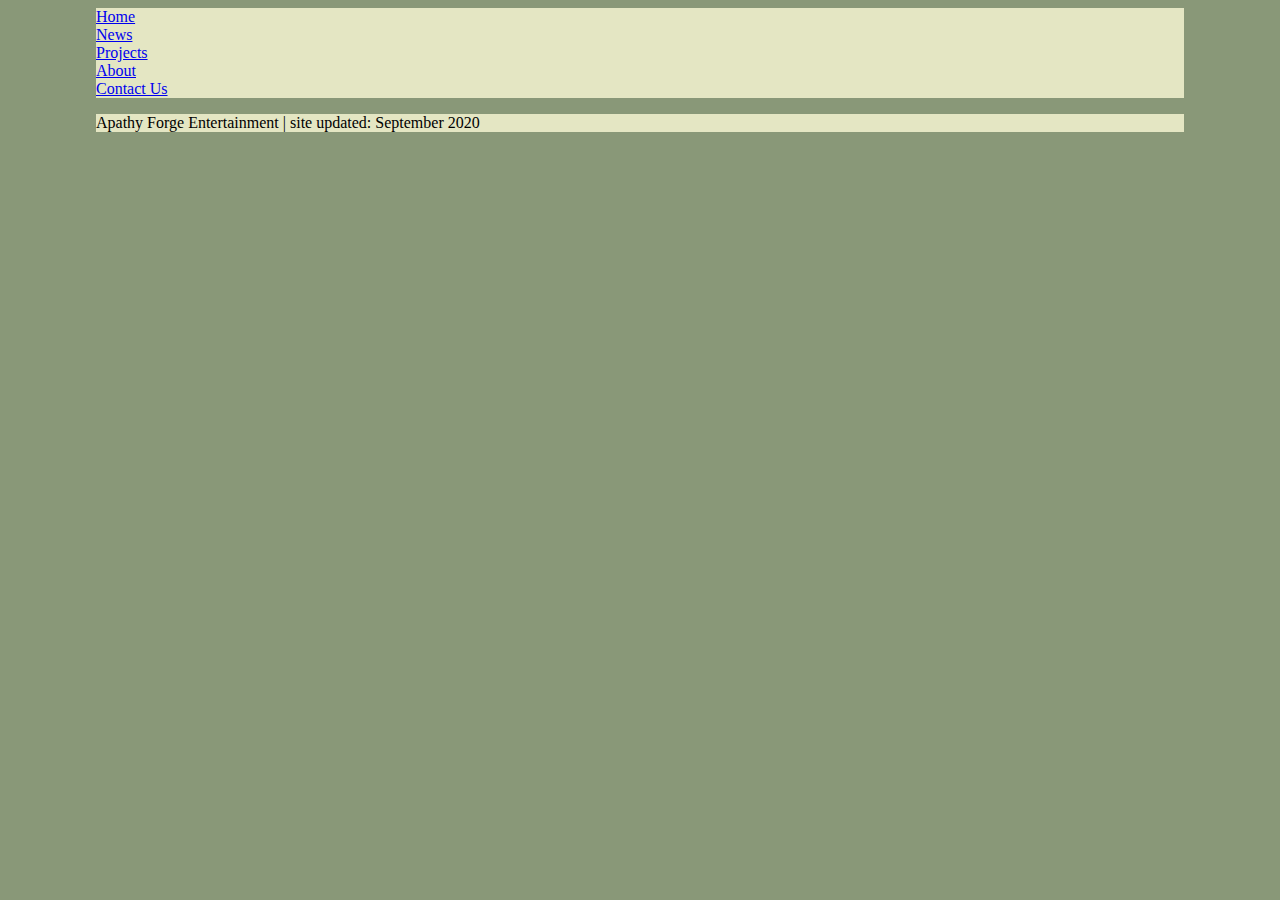
<file: index.html>
<!DOCTYPE html>
<!-- This is the main page of the site -->

<html>
    <head>
        <title>ApathyForge</title>
        <meta charset="utf-8"/>
        <link rel="stylesheet" href="resources/CSS/main.css"/>
        <!-- Scripts -->
        <script src="resources/Javascript/common.js"></script>
    </head>
    <body>
        <header id="header">
            <script>getHeader();</script>
        </header>
        <div id="content">
            
        </div>
        <footer id="footer">
            <script>getFooter();</script>
        </footer>
    </body>
</html>
</file>
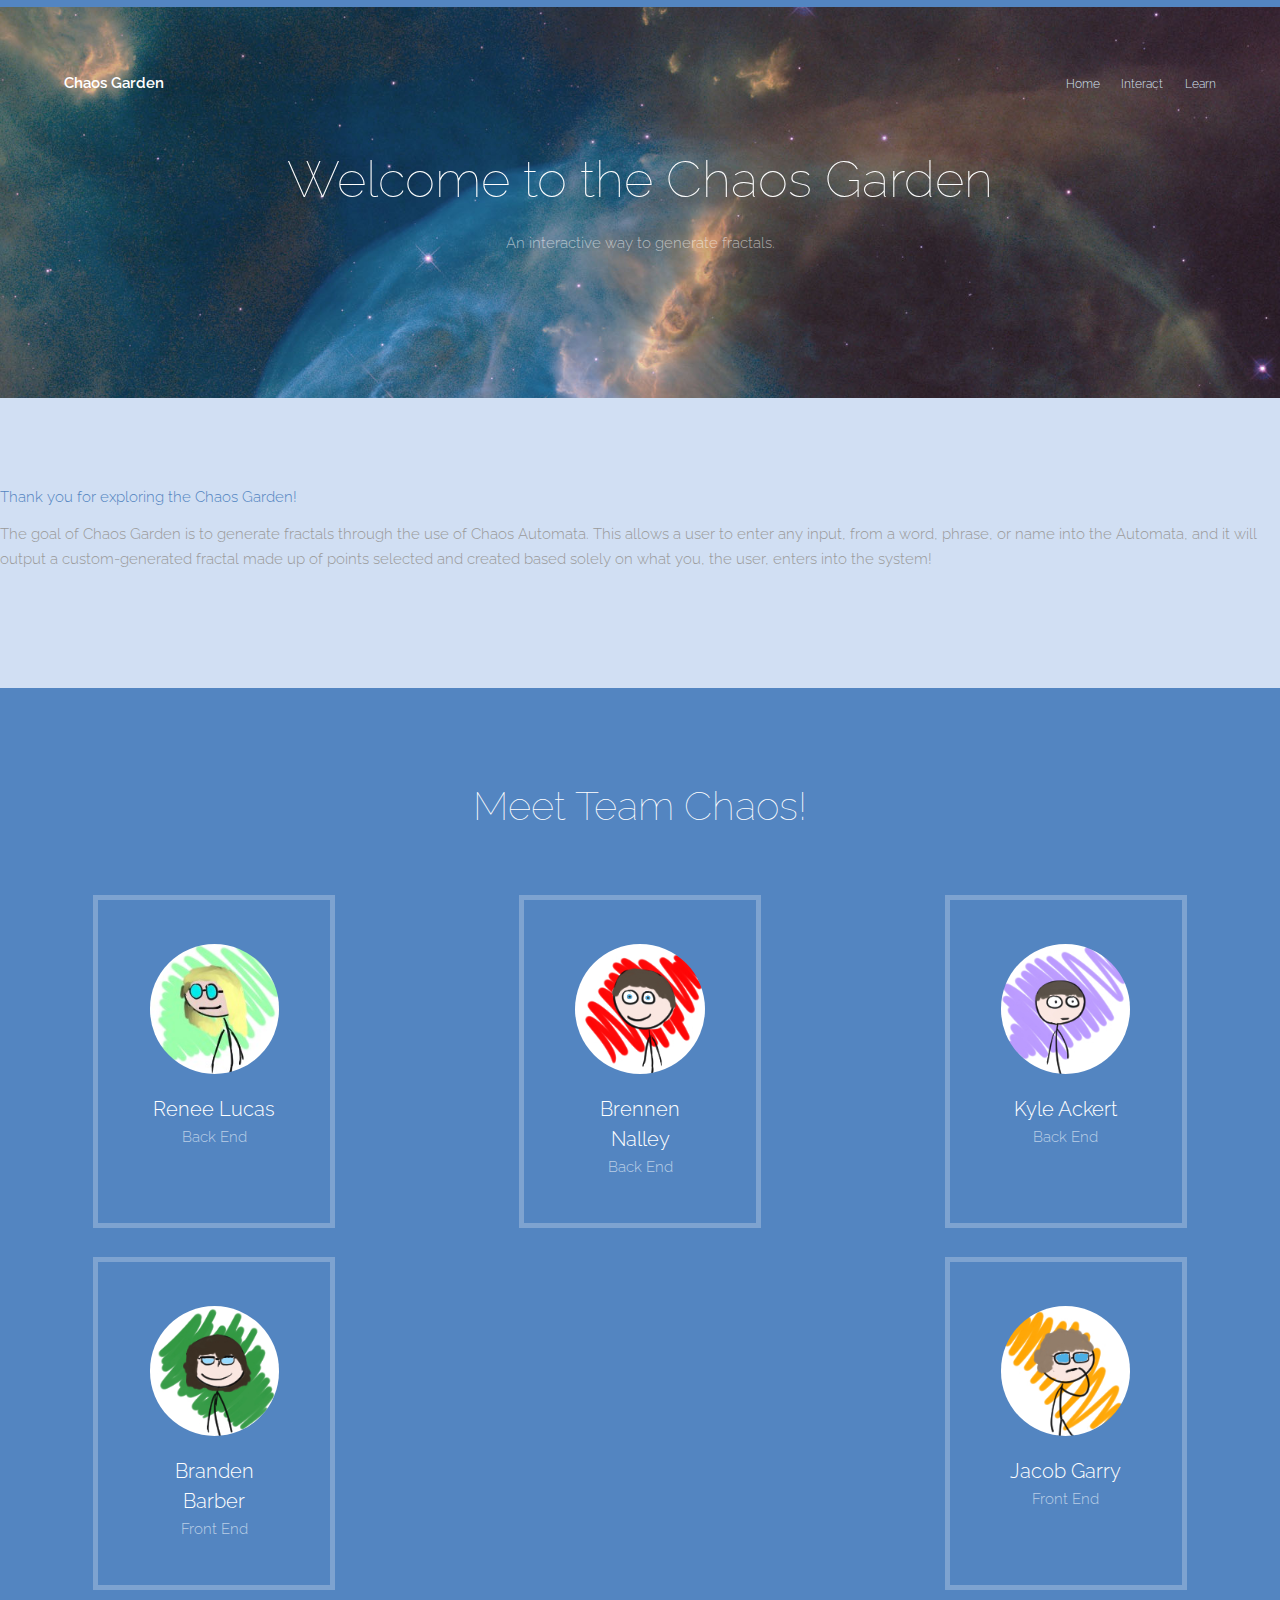
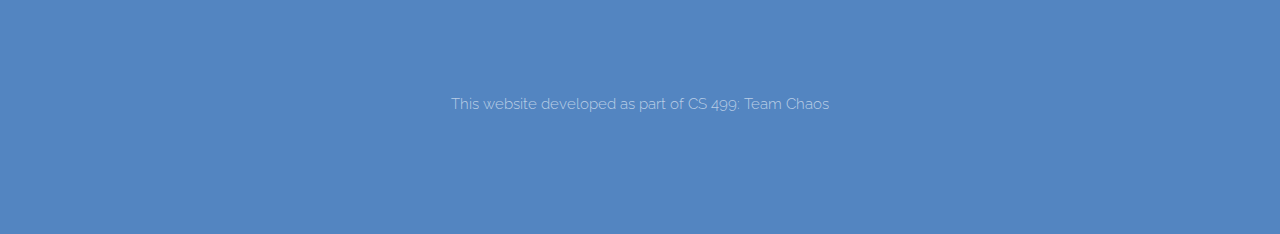
<file: chaos-garden/index.html>
<!DOCTYPE HTML>
<!--
	Theory by TEMPLATED
	templated.co @templatedco
	Released for free under the Creative Commons Attribution 3.0 license (templated.co/license)
-->
<html>
	<head>
		<title>Chaos Garden</title>
		<meta charset="utf-8" />
		<meta name="viewport" content="width=device-width, initial-scale=1" />
		<link rel="stylesheet" href="assets/css/main.css" />
		<!-- Scripts -->
		<script src="assets/js/jquery.min.js"></script>
		<script src="assets/js/skel.min.js"></script>
		<script src="assets/js/util.js"></script>
		<script src="assets/js/main.js"></script>
	</head>
	<body id="slimmer">

		<!-- Header -->
			<header id="header">
				<div class="inner">
					<a href="index.html" class="logo">Chaos Garden</a>
					<nav id="nav">
						<a href="index.html">Home</a>
						<a href="interact.html">Interact</a>
						<a href="learn.html">Learn</a>
					</nav>
				</div>
			</header>

		<!-- Banner -->
			<section id="banner">
				<h1>Welcome to the Chaos Garden</h1>
				<p>An interactive way to generate fractals.</p>
			</section>

		<!-- One -->
			<section id="about" class="wrapper">
				<h1>Thank you for exploring the Chaos Garden!</h1>
				<p>
					The goal of Chaos Garden is to generate fractals
					through the use of Chaos Automata. This allows
					a user to enter any input, from a word, phrase,
					or name into the Automata, and it will output a
					custom-generated fractal made up of points
					selected and created based solely on what you,
					the user, enters into the system!
				</p>
			</section>

		<!-- Two -->
			<section id="team" class="wrapper style1 special">
				<div class="inner">
					<header>
						<h2>Meet Team Chaos!</h2>
					</header>
					<div class="flex flex-4">
						<div class="box person">
							<div class="image round">
								<img src="images/rlucas.jpg" alt="Renee Lucas" />
							</div>
							<h3>Renee Lucas</h3>
							<p>Back End</p>
						</div>
						<div class="box person">
							<div class="image round">
								<img src="images/bnalley.jpg" alt="Brennen Nalley" />
							</div>
							<h3>Brennen Nalley</h3>
							<p>Back End</p>
						</div>
						<div class="box person">
							<div class="image round">
								<img src="images/kackert.jpg" alt="Kyle Ackert" />
							</div>
							<h3>Kyle Ackert</h3>
							<p>Back End</p>
						</div>
						<div class="box person">
							<div class="image round">
								<img src="images/bbarber.jpg" alt="Branden Barber" />
							</div>
							<h3>Branden Barber</h3>
							<p>Front End</p>
						</div>
						<div class="box person">
							<div class="image round">
								<img src="images/jgarry.jpg" alt="Jacob Garry" />
							</div>
							<h3>Jacob Garry</h3>
							<p>Front End</p>
						</div>
					</div>
				</div>

				<!-- Footer -->
				<br><br><br>
				<footer>
					<p>This website developed as part of CS 499: Team Chaos</p>
				</footer>

			</section>
	</body>
</html>
</file>
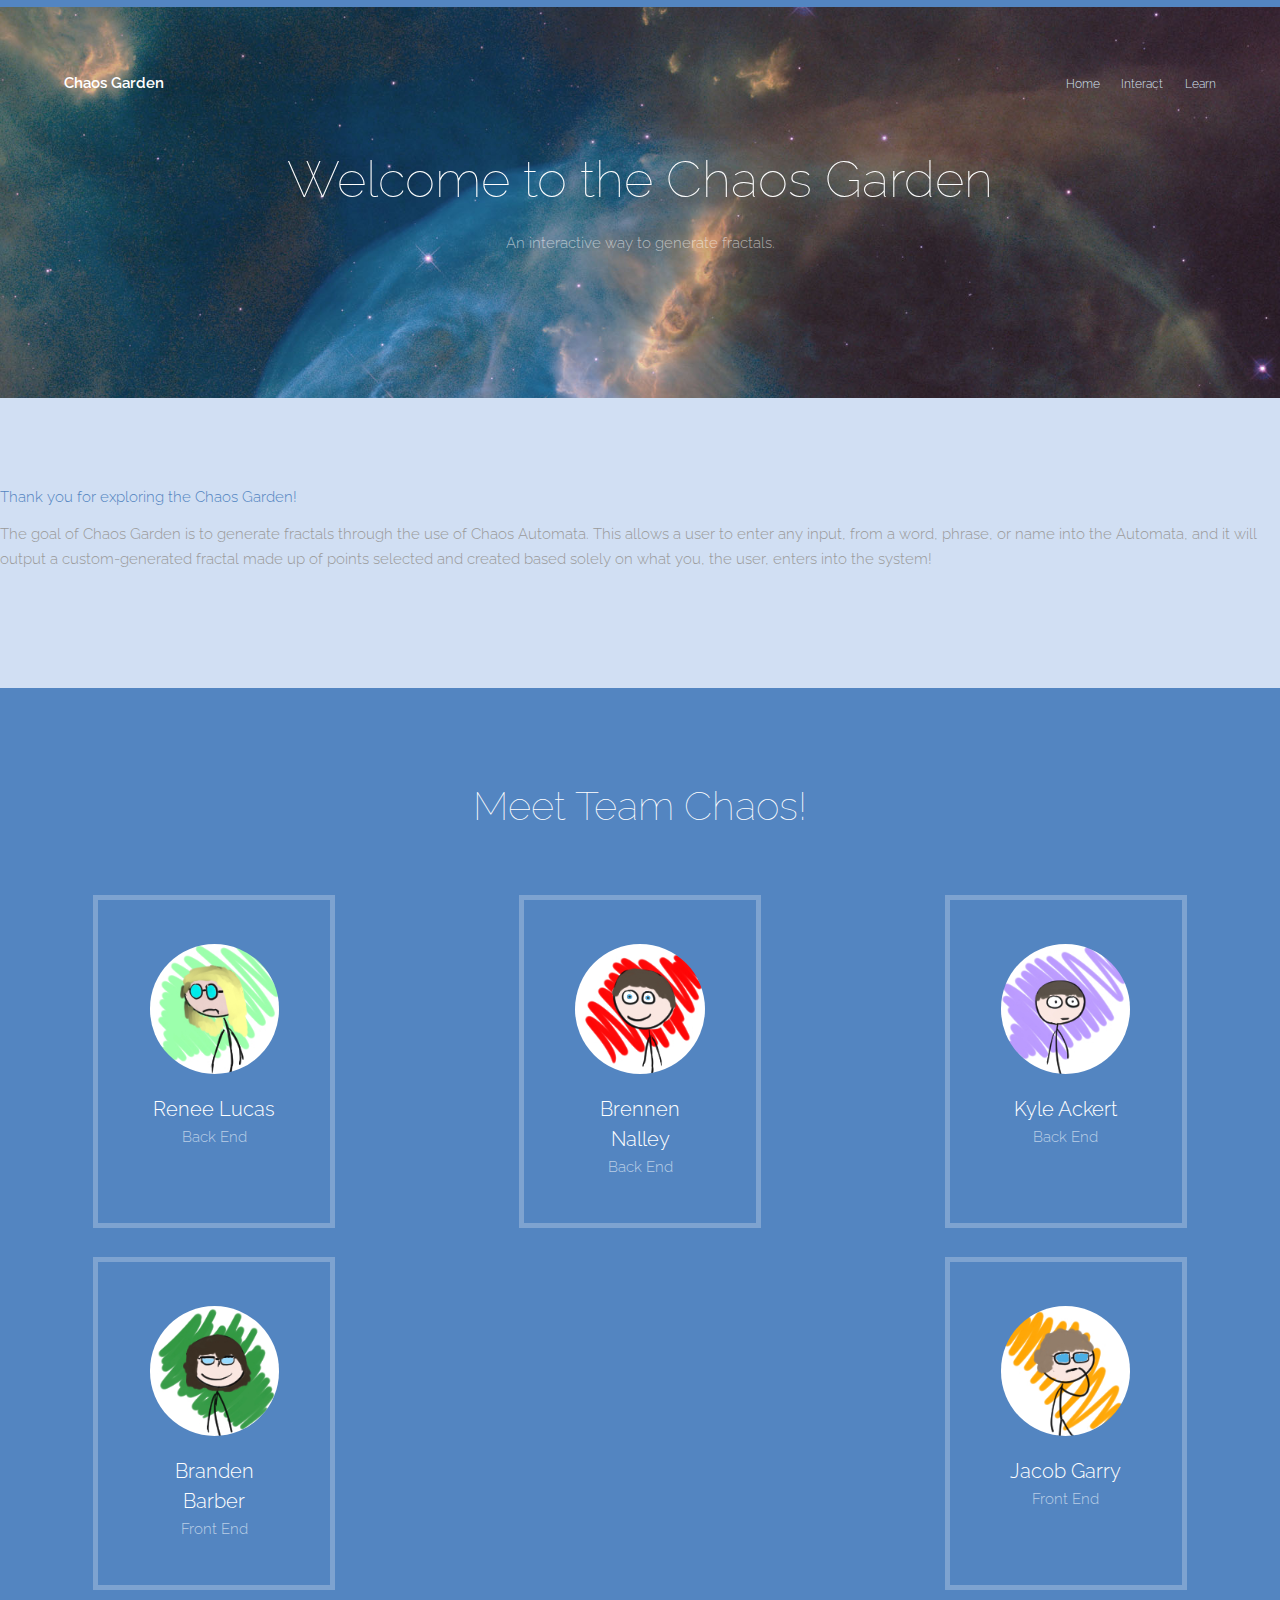
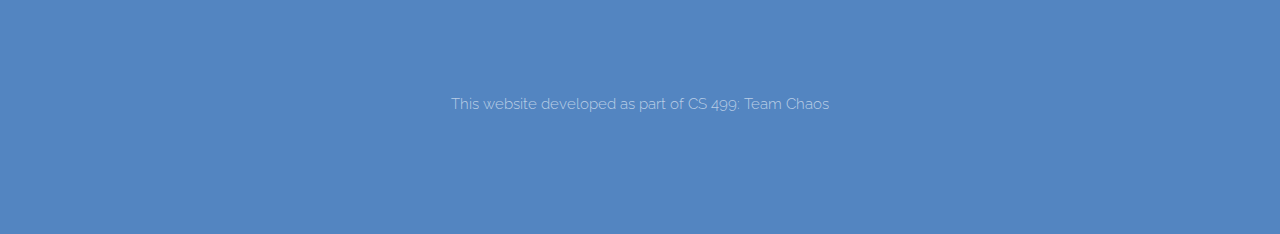
<file: Chaos_Garden/index.html>
<!DOCTYPE HTML>
<!--
	Theory by TEMPLATED
	templated.co @templatedco
	Released for free under the Creative Commons Attribution 3.0 license (templated.co/license)
-->
<html>
	<head>
		<title>Chaos Garden</title>
		<meta charset="utf-8" />
		<meta name="viewport" content="width=device-width, initial-scale=1" />
		<link rel="stylesheet" href="assets/css/main.css" />
		<!-- Scripts -->
		<script src="assets/js/jquery.min.js"></script>
		<script src="assets/js/skel.min.js"></script>
		<script src="assets/js/util.js"></script>
		<script src="assets/js/main.js"></script>
	</head>
	<body id="slimmer">

		<!-- Header -->
			<header id="header">
				<div class="inner">
					<a href="index.html" class="logo">Chaos Garden</a>
					<nav id="nav">
						<a href="index.html">Home</a>
						<a href="interact.html">Interact</a>
						<a href="learn.html">Learn</a>
					</nav>
				</div>
			</header>

		<!-- Banner -->
			<section id="banner">
				<h1>Welcome to the Chaos Garden</h1>
				<p>An interactive way to generate fractals.</p>
			</section>

		<!-- One -->
			<section id="about" class="wrapper">
				<h1>Thank you for exploring the Chaos Garden!</h1>
				<p>The goal of Chaos Garden is to generate fractals
					through the use of Chaos Automata. This allows
					a user to enter any input, from a word, phrase,
					or name into the Automata, and it will output a
					custom-generated fractal made up of points
					selected and created based solely on what you,
					the user, enters into the system!
				</p>
			</section>

		<!-- Two -->
			<section id="team" class="wrapper style1 special">
				<div class="inner">
					<header>
						<h2>Meet Team Chaos!</h2>
					</header>
					<div class="flex flex-4">
						<div class="box person">
							<div class="image round">
								<img src="images/rlucas.jpg" alt="Renee Lucas" />
							</div>
							<h3>Renee Lucas</h3>
							<p>Back End</p>
						</div>
						<div class="box person">
							<div class="image round">
								<img src="images/bnalley.jpg" alt="Brennen Nalley" />
							</div>
							<h3>Brennen Nalley</h3>
							<p>Back End</p>
						</div>
						<div class="box person">
							<div class="image round">
								<img src="images/kackert.jpg" alt="Kyle Ackert" />
							</div>
							<h3>Kyle Ackert</h3>
							<p>Back End</p>
						</div>
						<div class="box person">
							<div class="image round">
								<img src="images/bbarber.jpg" alt="Branden Barber" />
							</div>
							<h3>Branden Barber</h3>
							<p>Front End</p>
						</div>
						<div class="box person">
							<div class="image round">
								<img src="images/jgarry.jpg" alt="Jacob Garry" />
							</div>
							<h3>Jacob Garry</h3>
							<p>Front End</p>
						</div>
					</div>
				</div>

				<!-- Footer -->
				<br><br><br>
				<footer>
					<p>This website developed as part of CS 499: Team Chaos</p>
				</footer>

			</section>
	</body>
</html>
</file>
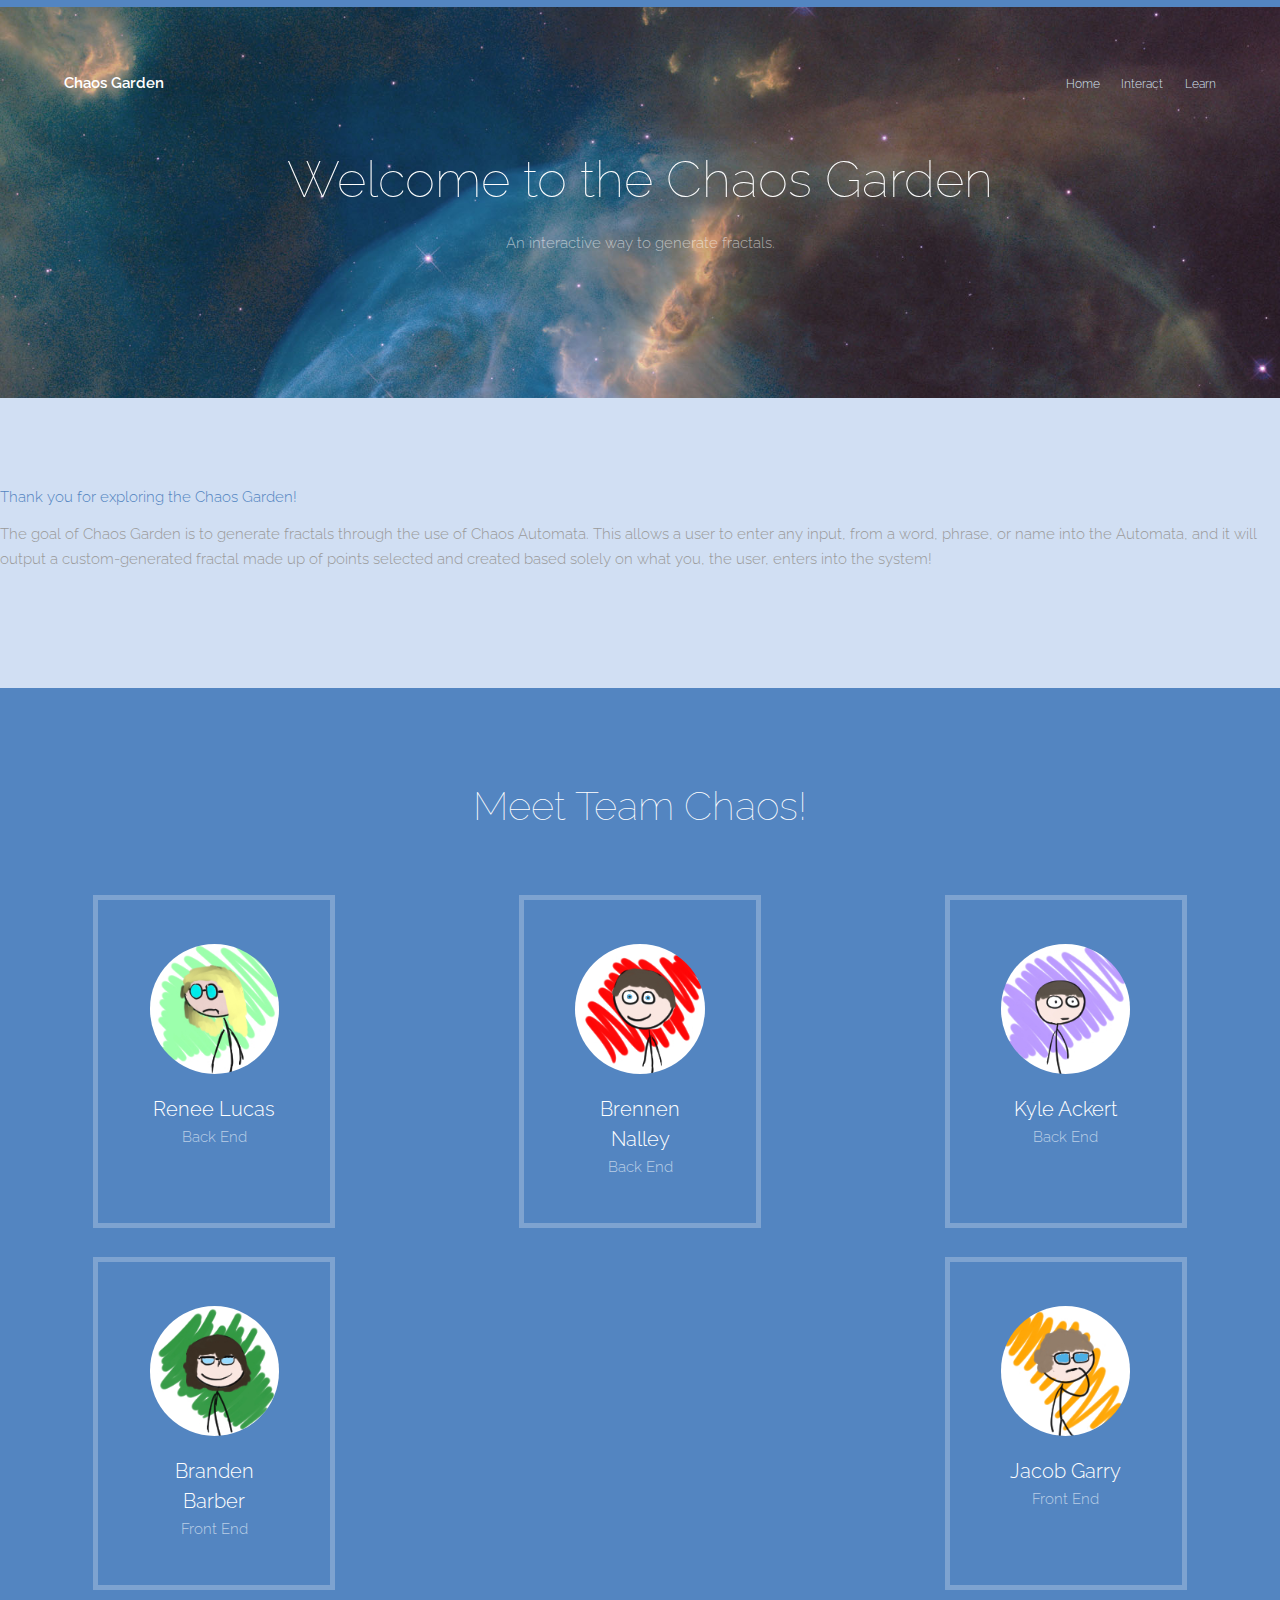
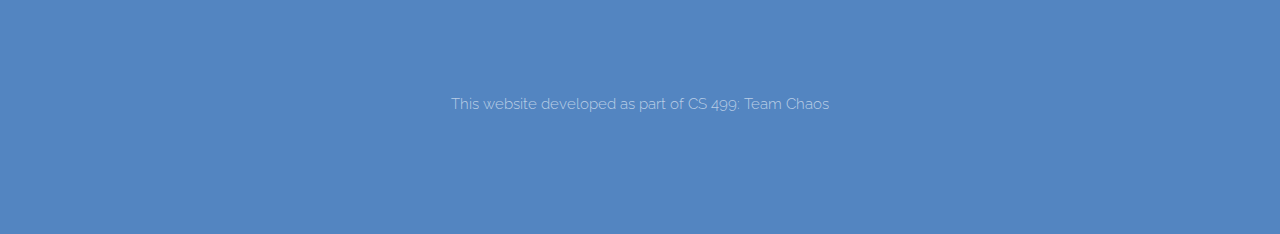
<file: projects/chaos-garden/index.html>
<!DOCTYPE HTML>
<!--
	Theory by TEMPLATED
	templated.co @templatedco
	Released for free under the Creative Commons Attribution 3.0 license (templated.co/license)
-->
<html>
	<head>
		<title>Chaos Garden</title>
		<meta charset="utf-8" />
		<meta name="viewport" content="width=device-width, initial-scale=1" />
		<link rel="stylesheet" href="assets/css/main.css" />
		<!-- Scripts -->
		<script src="assets/js/jquery.min.js"></script>
		<script src="assets/js/skel.min.js"></script>
		<script src="assets/js/util.js"></script>
		<script src="assets/js/main.js"></script>
	</head>
	<body id="slimmer">

		<!-- Header -->
			<header id="header">
				<div class="inner">
					<a href="index.html" class="logo">Chaos Garden</a>
					<nav id="nav">
						<a href="index.html">Home</a>
						<a href="interact.html">Interact</a>
						<a href="learn.html">Learn</a>
					</nav>
				</div>
			</header>

		<!-- Banner -->
			<section id="banner">
				<h1>Welcome to the Chaos Garden</h1>
				<p>An interactive way to generate fractals.</p>
			</section>

		<!-- One -->
			<section id="about" class="wrapper">
				<h1>Thank you for exploring the Chaos Garden!</h1>
				<p>
					The goal of Chaos Garden is to generate fractals
					through the use of Chaos Automata. This allows
					a user to enter any input, from a word, phrase,
					or name into the Automata, and it will output a
					custom-generated fractal made up of points
					selected and created based solely on what you,
					the user, enters into the system!
				</p>
			</section>

		<!-- Two -->
			<section id="team" class="wrapper style1 special">
				<div class="inner">
					<header>
						<h2>Meet Team Chaos!</h2>
					</header>
					<div class="flex flex-4">
						<div class="box person">
							<div class="image round">
								<img src="images/ORIGINALrlucas.jpg" alt="Renee Lucas" />
							</div>
							<h3>Renee Lucas</h3>
							<p>Back End</p>
						</div>
						<div class="box person">
							<div class="image round">
								<img src="images/bnalley.jpg" alt="Brennen Nalley" />
							</div>
							<h3>Brennen Nalley</h3>
							<p>Back End</p>
						</div>
						<div class="box person">
							<div class="image round">
								<img src="images/kackert.jpg" alt="Kyle Ackert" />
							</div>
							<h3>Kyle Ackert</h3>
							<p>Back End</p>
						</div>
						<div class="box person">
							<div class="image round">
								<img src="images/bbarber.jpg" alt="Branden Barber" />
							</div>
							<h3>Branden Barber</h3>
							<p>Front End</p>
						</div>
						<div class="box person">
							<div class="image round">
								<img src="images/jgarry.jpg" alt="Jacob Garry" />
							</div>
							<h3>Jacob Garry</h3>
							<p>Front End</p>
						</div>
					</div>
				</div>

				<!-- Footer -->
				<br><br><br>
				<footer>
					<p>This website developed as part of CS 499: Team Chaos</p>
				</footer>

			</section>
	</body>
</html>
</file>
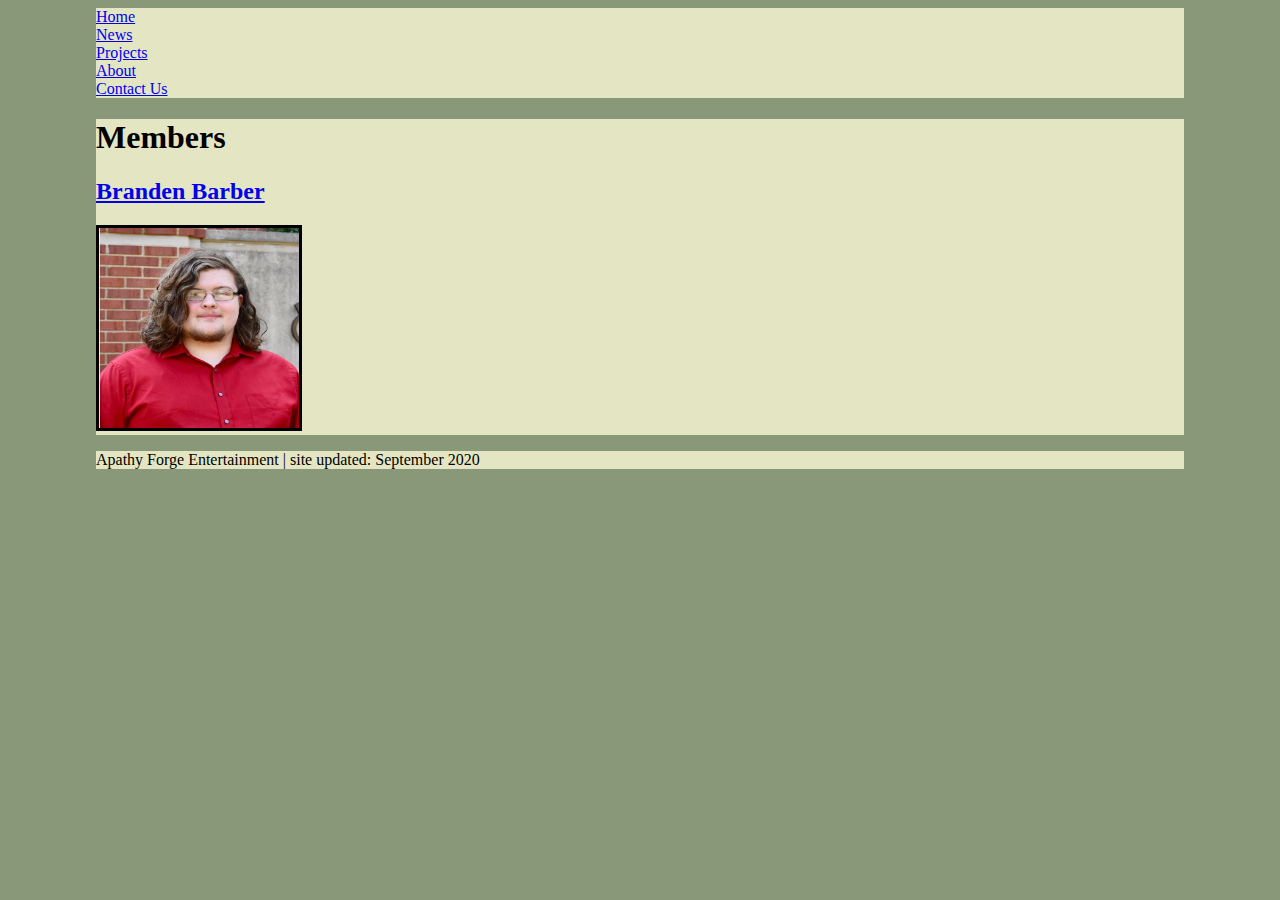
<file: about.html>
<!DOCTYPE html>
<!-- This is the about page -->

<html>
    <head>
        <title>About Us</title>
        <meta charset="utf-8"/>
        <link rel="stylesheet" href="resources/CSS/main.css"/>
        <!-- Scripts -->
        <script src="resources/Javascript/common.js"></script>
    </head>
    <body>
        <header id="header">
            <script>getHeader();</script>
        </header>
        <div id="content">
            <h1>Members</h1>
            <a href="members/branden.html">
                <h2>Branden Barber</h2>
                <img class="memberBox" src="resources/images/branden.jpg">
            </a>
        </div>
        <footer id="footer">
            <script>getFooter();</script>
        </footer>
    </body>
</html>
</file>
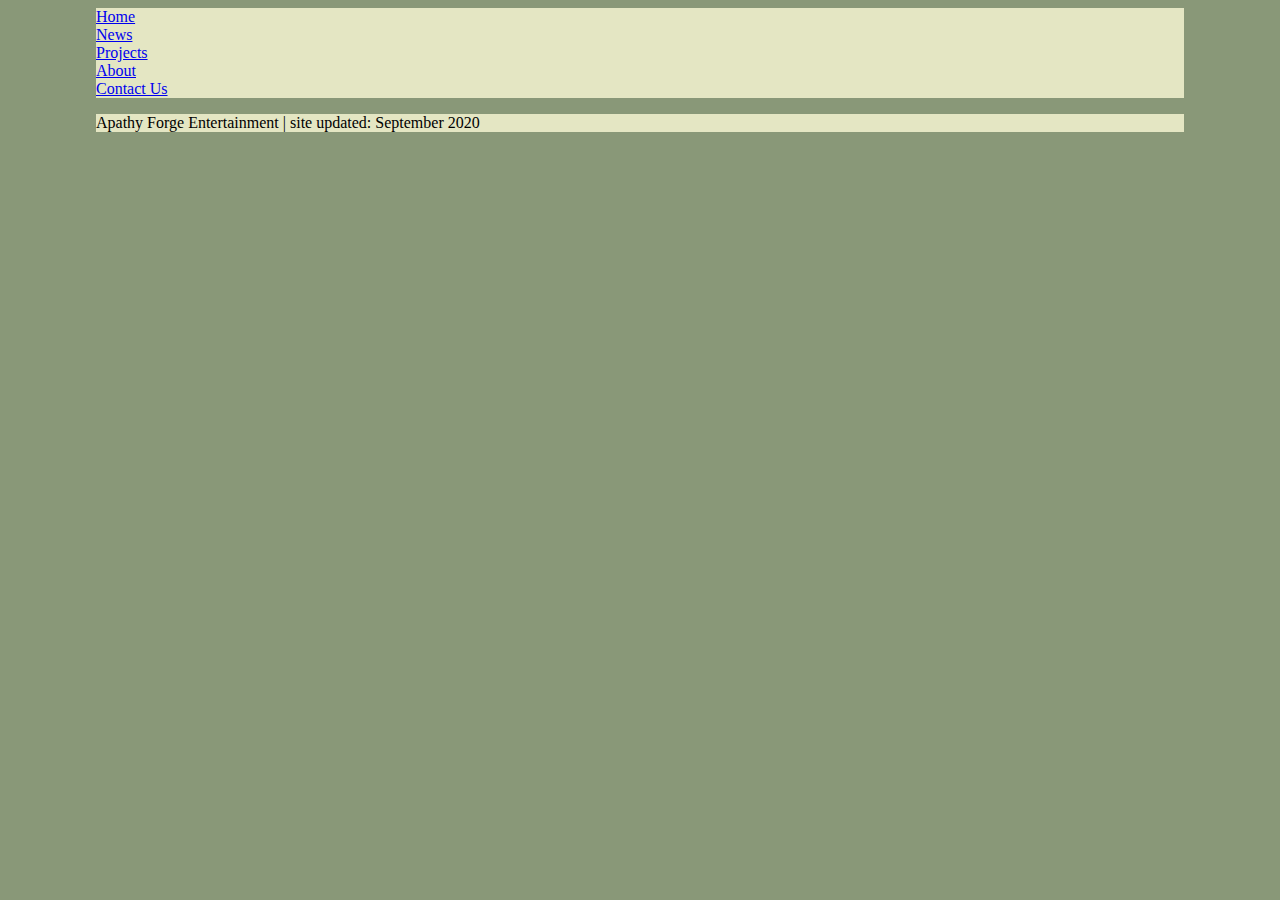
<file: contact.html>
<!DOCTYPE html>
<!-- This is the contact us page -->

<html>
    <head>
        <title>Contact Us</title>
        <meta charset="utf-8"/>
        <link rel="stylesheet" href="resources/CSS/main.css"/>
        <!-- Scripts -->
        <script src="resources/Javascript/common.js"></script>
    </head>
    <body>
        <header id="header">
            <script>getHeader();</script>
        </header>
        <div id="content">
            
        </div>
        <footer id="footer">
            <script>getFooter();</script>
        </footer>
    </body>
</html>
</file>
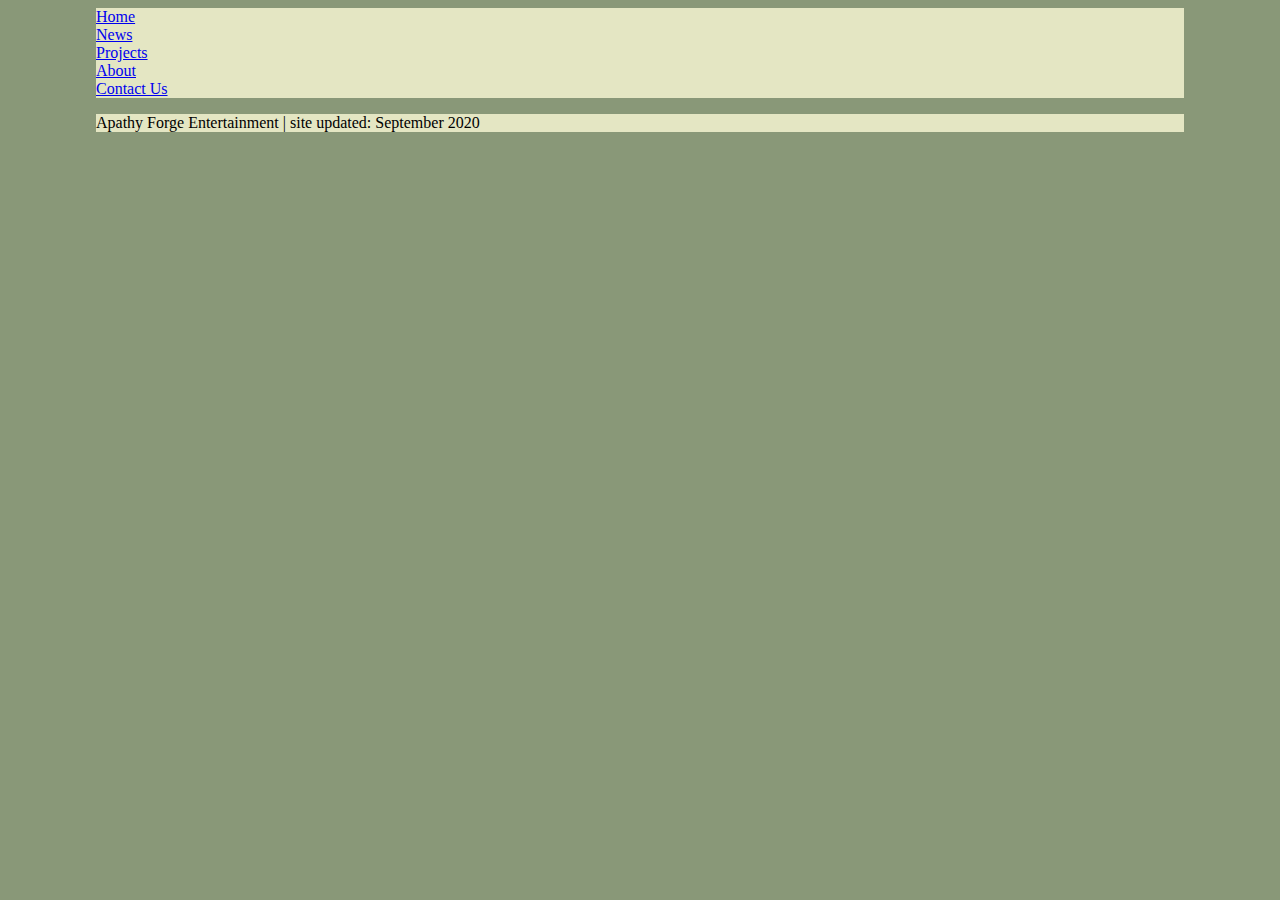
<file: news.html>
<!DOCTYPE html>
<!-- This is the main page of the site -->

<html>
    <head>
        <title>ApathyForge News</title>
        <meta charset="utf-8"/>
        <link rel="stylesheet" href="resources/CSS/main.css"/>
        <!-- Scripts -->
        <script src="resources/Javascript/common.js"></script>
    </head>
    <body>
        <header id="header">
            <script>getHeader();</script>
        </header>
        <div id="content">

        </div>
        <footer id="footer">
            <script>getFooter();</script>
        </footer>
    </body>
</html>
</file>
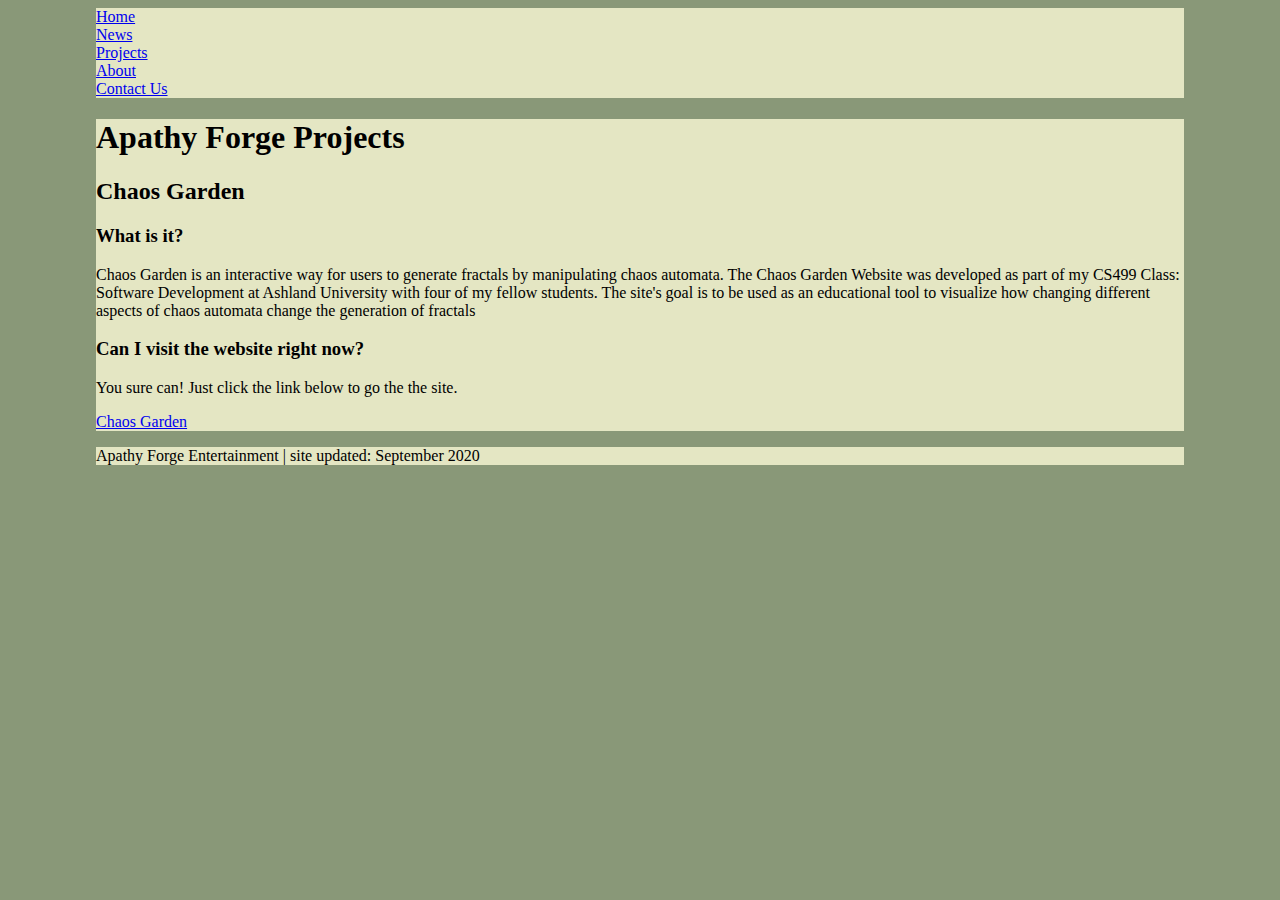
<file: projects.html>
<!DOCTYPE html>
<!-- This is the projects page -->

<html>
    <head>
        <title>Projects</title>
        <meta charset="utf-8"/>
        <link rel="stylesheet" href="resources/CSS/main.css"/>
        <!-- Scripts -->
        <script src="resources/Javascript/common.js"></script>
    </head>
    <body>
        <header id="header">
            <script>getHeader();</script>
        </header>
        <div id="content">
            <h1>Apathy Forge Projects</h1>
            <h2>Chaos Garden</h2>
            <h3>What is it?</h3>
            <p>
                Chaos Garden is an interactive way for users to generate 
                fractals by manipulating chaos automata. The Chaos Garden 
                Website was developed as part of my CS499 Class: Software 
                Development at Ashland University with four of my fellow 
                students. The site's goal is to be used as an educational 
                tool to visualize how changing different aspects of chaos 
                automata change the generation of fractals
            </p>
            <h3>Can I visit the website right now?</h3>
            <p>You sure can! Just click the link below to go the the site.</p>
            <a href="/projects/chaos-garden/index.html">Chaos Garden</a>
        </div>
        <footer id="footer">
            <script>getFooter();</script>
        </footer>
    </body>
</html>
</file>
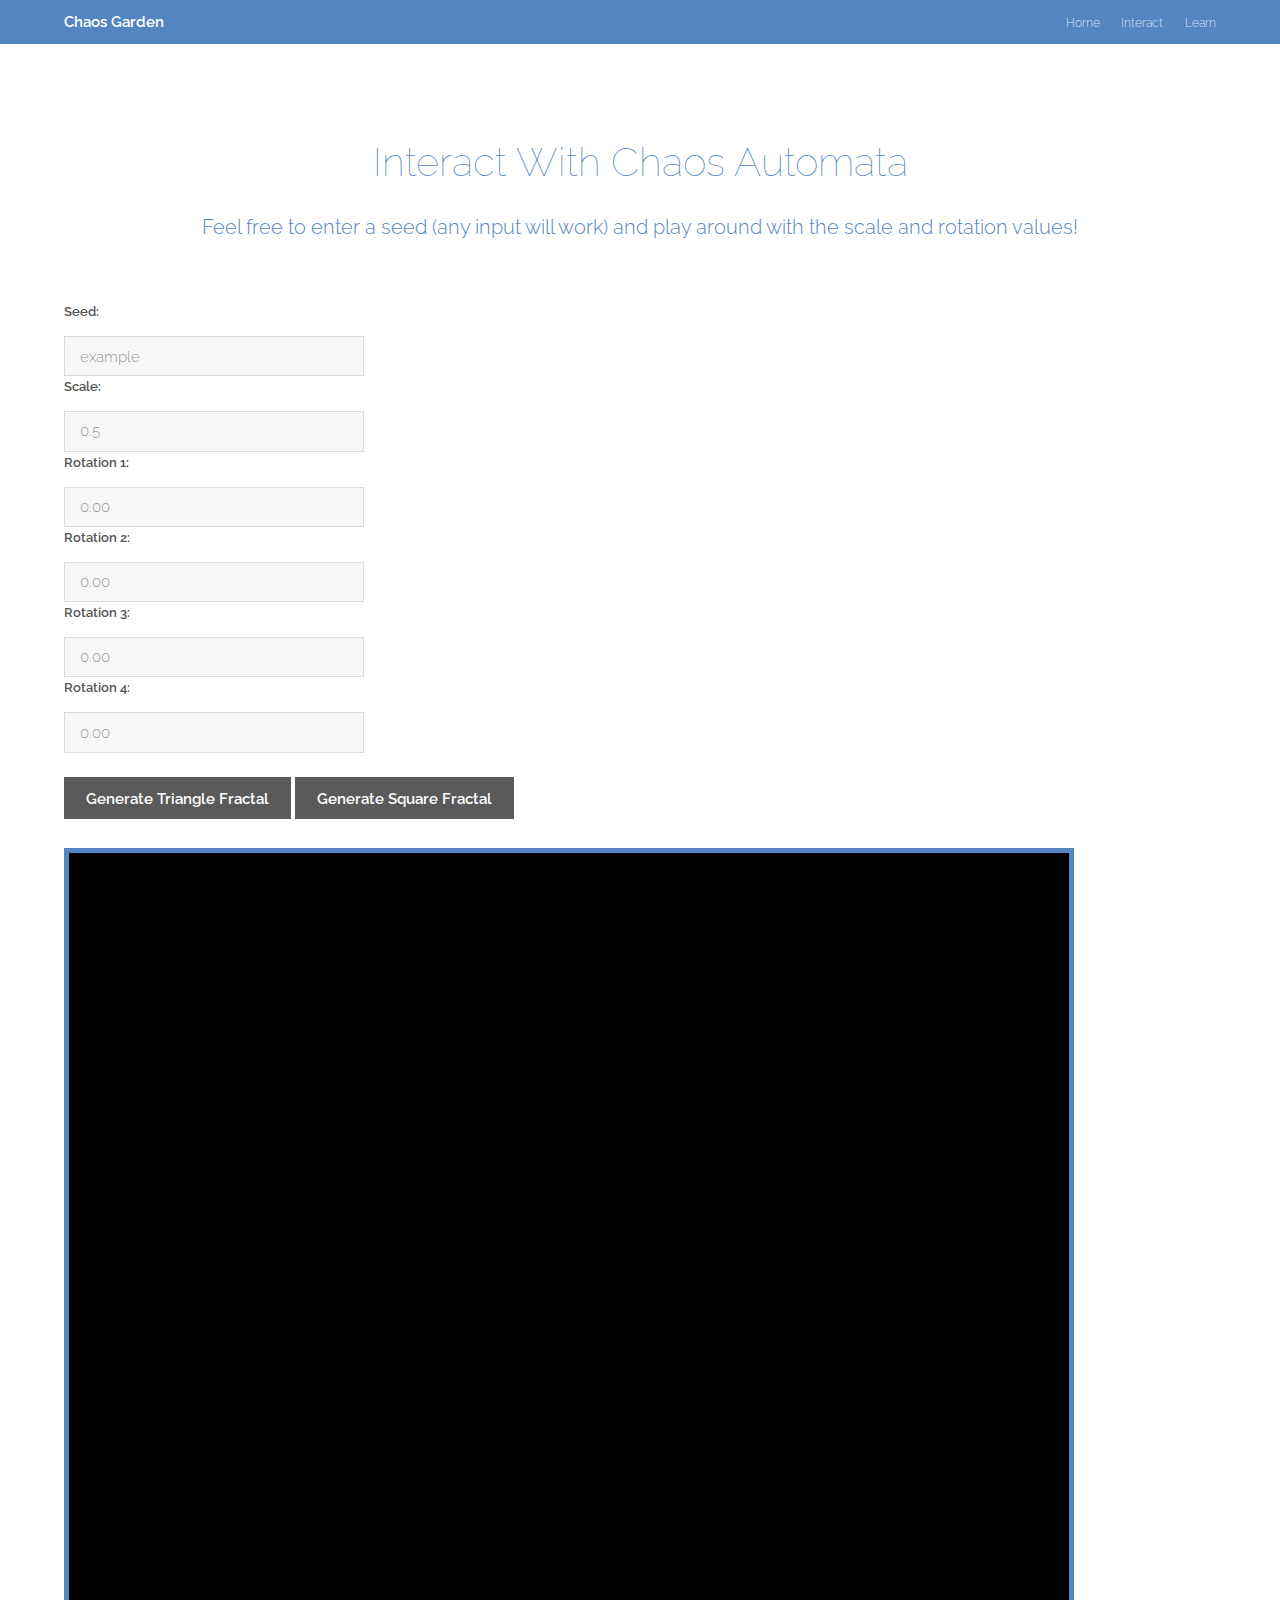
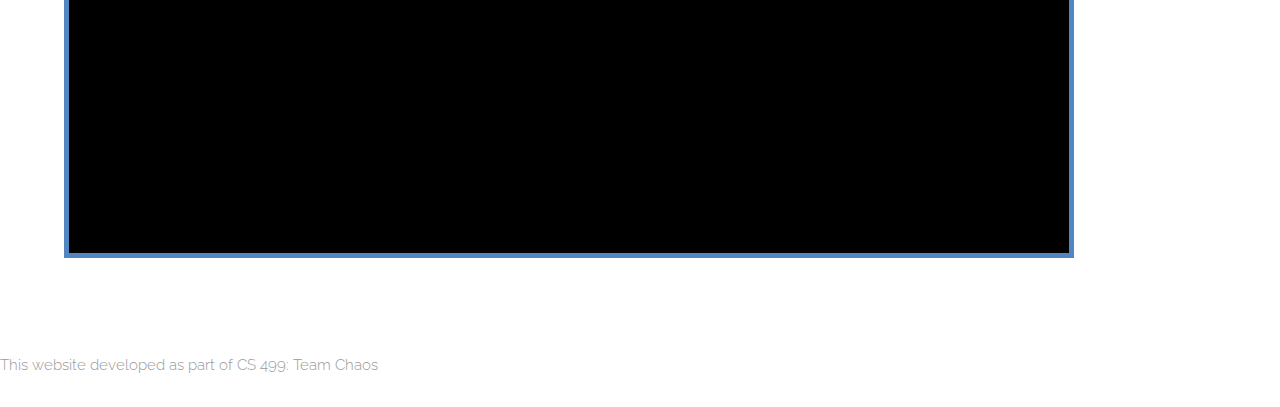
<file: chaos-garden/interact.html>
<!DOCTYPE HTML>
<!--
	Theory by TEMPLATED
	templated.co @templatedco
	Released for free under the Creative Commons Attribution 3.0 license (templated.co/license)
-->
<html>
	<head>
		<title>CG - Interact</title>
		<meta charset="utf-8" />
		<meta name="viewport" content="width=device-width, initial-scale=1" />
		<link rel="stylesheet" href="assets/css/main.css" />
		<!-- Scripts -->
		<script src="assets/js/jquery.min.js"></script>
		<script src="assets/js/skel.min.js"></script>
		<script src="assets/js/util.js"></script>
		<script src="assets/js/main.js"></script>
		<!-- Backend Scripts -->
		<script src="assets/backend/main.js"></script>
		<script src="assets/backend/point.js"></script>
		<script src="assets/backend/states.js"></script>
		<script src="assets/backend/StringGenerator.js"></script>
	</head>
	<body id="slimmer" class="subpage">

		<!-- Header -->
			<header id="header">
				<div class="inner">
					<a href="index.html" class="logo">Chaos Garden</a>
					<nav id="nav">
						<a href="index.html">Home</a>
						<a href="interact.html">Interact</a>
						<a href="learn.html">Learn</a>
					</nav>
					<a href="#navPanel" class="navPanelToggle"><span class="fa fa-bars"></span></a>
				</div>
			</header>

		<!-- Three -->
			<section id="three" class="wrapper">
				<div class="inner">
					<header class="align-center">
						<h2>Interact With Chaos Automata</h2>
						<h3>Feel free to enter a seed (any input will work) and play around with the scale and rotation values!</h3>
					</header>
					<div id="input">
						<form>
							<label for="fSeed">Seed:</label>
							<input type="text" id="fSeed" name="fSeed" value="example" style="width: 300px;"/>
							<label for="scaleSelector">Scale:</label>
							<select id="scaleSelector" style="width:300px;">
								<option value="0.3">0.3</option>
								<option value="0.35">0.35</option>
								<option value="0.4">0.4</option>
								<option value="0.45">0.45</option>
								<option value="0.5" selected>0.5</option>
								<option value="0.55">0.55</option>
								<option value="0.6">0.6</option>
								<option value="0.65">0.65</option>
								<option value="0.7">0.7</option>
								<option value="0.75">0.75</option>
								<option value="0.8">0.8</option>
								<option value="0.85">0.85</option>
								<option value="0.9">0.9</option>
								<option value="0.95">0.95</option>
								<option value="1">1.0</option>
							</select>
							<label for="rot1Selector">Rotation 1:</label>
							<select id=rot1Selector style="width:300px;">
								<option value="-0.50">-0.50</option>
								<option value="-0.45">-0.45</option>
								<option value="-0.40">-0.40</option>
								<option value="-0.35">-0.35</option>
								<option value="-0.30">-0.30</option>
								<option value="-0.25">-0.25</option>
								<option value="-0.20">-0.20</option>
								<option value="-0.15">-0.15</option>
								<option value="-0.10">-0.10</option>
								<option value="-0.05">-0.05</option>
								<option value="0.00" selected>0.00</option>
								<option value="0.05">0.05</option>
								<option value="0.10">0.10</option>
								<option value="0.15">0.15</option>
								<option value="0.20">0.20</option>
								<option value="0.25">0.25</option>
								<option value="0.30">0.30</option>
								<option value="0.35">0.35</option>
								<option value="0.40">0.40</option>
								<option value="0.45">0.45</option>
								<option value="0.50">0.50</option>
							</select>
							<label for="rot2Selector">Rotation 2:</label>
							<select id=rot2Selector style="width:300px;">
								<option value="-0.50">-0.50</option>
								<option value="-0.45">-0.45</option>
								<option value="-0.40">-0.40</option>
								<option value="-0.35">-0.35</option>
								<option value="-0.30">-0.30</option>
								<option value="-0.25">-0.25</option>
								<option value="-0.20">-0.20</option>
								<option value="-0.15">-0.15</option>
								<option value="-0.10">-0.10</option>
								<option value="-0.05">-0.05</option>
								<option value="0.00" selected>0.00</option>
								<option value="0.05">0.05</option>
								<option value="0.10">0.10</option>
								<option value="0.15">0.15</option>
								<option value="0.20">0.20</option>
								<option value="0.25">0.25</option>
								<option value="0.30">0.30</option>
								<option value="0.35">0.35</option>
								<option value="0.40">0.40</option>
								<option value="0.45">0.45</option>
								<option value="0.50">0.50</option>
							</select>
							<label for="rot3Selector">Rotation 3:</label>
							<select id=rot3Selector style="width:300px;">
								<option value="-0.50">-0.50</option>
								<option value="-0.45">-0.45</option>
								<option value="-0.40">-0.40</option>
								<option value="-0.35">-0.35</option>
								<option value="-0.30">-0.30</option>
								<option value="-0.25">-0.25</option>
								<option value="-0.20">-0.20</option>
								<option value="-0.15">-0.15</option>
								<option value="-0.10">-0.10</option>
								<option value="-0.05">-0.05</option>
								<option value="0.00" selected>0.00</option>
								<option value="0.05">0.05</option>
								<option value="0.10">0.10</option>
								<option value="0.15">0.15</option>
								<option value="0.20">0.20</option>
								<option value="0.25">0.25</option>
								<option value="0.30">0.30</option>
								<option value="0.35">0.35</option>
								<option value="0.40">0.40</option>
								<option value="0.45">0.45</option>
								<option value="0.50">0.50</option>
							</select>
							<label for="rot4Selector">Rotation 4:</label>
							<select id=rot4Selector style="width:300px;">
								<option value="-0.50">-0.50</option>
								<option value="-0.45">-0.45</option>
								<option value="-0.40">-0.40</option>
								<option value="-0.35">-0.35</option>
								<option value="-0.30">-0.30</option>
								<option value="-0.25">-0.25</option>
								<option value="-0.20">-0.20</option>
								<option value="-0.15">-0.15</option>
								<option value="-0.10">-0.10</option>
								<option value="-0.05">-0.05</option>
								<option value="0.00" selected>0.00</option>
								<option value="0.05">0.05</option>
								<option value="0.10">0.10</option>
								<option value="0.15">0.15</option>
								<option value="0.20">0.20</option>
								<option value="0.25">0.25</option>
								<option value="0.30">0.30</option>
								<option value="0.35">0.35</option>
								<option value="0.40">0.40</option>
								<option value="0.45">0.45</option>
								<option value="0.50">0.50</option>
							</select><br>
							<input type="button" value="Generate Triangle Fractal" onclick="submitScript3()">
							<input type="button" value="Generate Square Fractal" onclick="submitScript4()">
						</form>
					</div>
					<div>
						<canvas id="canvas" width="1000" height="1000" style="background-color:black;">
						<script>
							//run scripts needed to generate points

							function submitScript3(){
								//get elements into variables
								var seed = document.getElementById("fSeed");
								var scale = document.getElementById("scaleSelector");
								var rot1 = document.getElementById("rot1Selector");
								var rot2 = document.getElementById("rot2Selector");
								var rot3 = document.getElementById("rot3Selector");
								var rot4 = document.getElementById("rot4Selector");
								//parse input into floats for input in script
								scale = parseFloat(scale.value);
								rot1 = parseFloat(rot1.value);
								rot2 = parseFloat(rot2.value);
								rot3 = parseFloat(rot3.value);
								rot4 = parseFloat(rot4.value);
								runScript(seed.value, scale, rot1, rot2, rot3, rot4, true);
								getExtremePoints();
							}

							function submitScript4(){
								//get elements into variables
								var seed = document.getElementById("fSeed");
								var scale = document.getElementById("scaleSelector");
								var rot1 = document.getElementById("rot1Selector");
								var rot2 = document.getElementById("rot2Selector");
								var rot3 = document.getElementById("rot3Selector");
								var rot4 = document.getElementById("rot4Selector");
								//parse input into floats for input in script
								scale = parseFloat(scale.value);
								rot1 = parseFloat(rot1.value);
								rot2 = parseFloat(rot2.value);
								rot3 = parseFloat(rot3.value);
								rot4 = parseFloat(rot4.value);
								runScript(seed.value, scale, rot1, rot2, rot3, rot4, false);
								getExtremePoints();
							}
						</script>
					</div>
				</div>
			</section>

			<!-- Footer -->
			<footer class="last">
			<p>This website developed as part of CS 499: Team Chaos</p>
			</footer>


	</body>
</html>
</file>
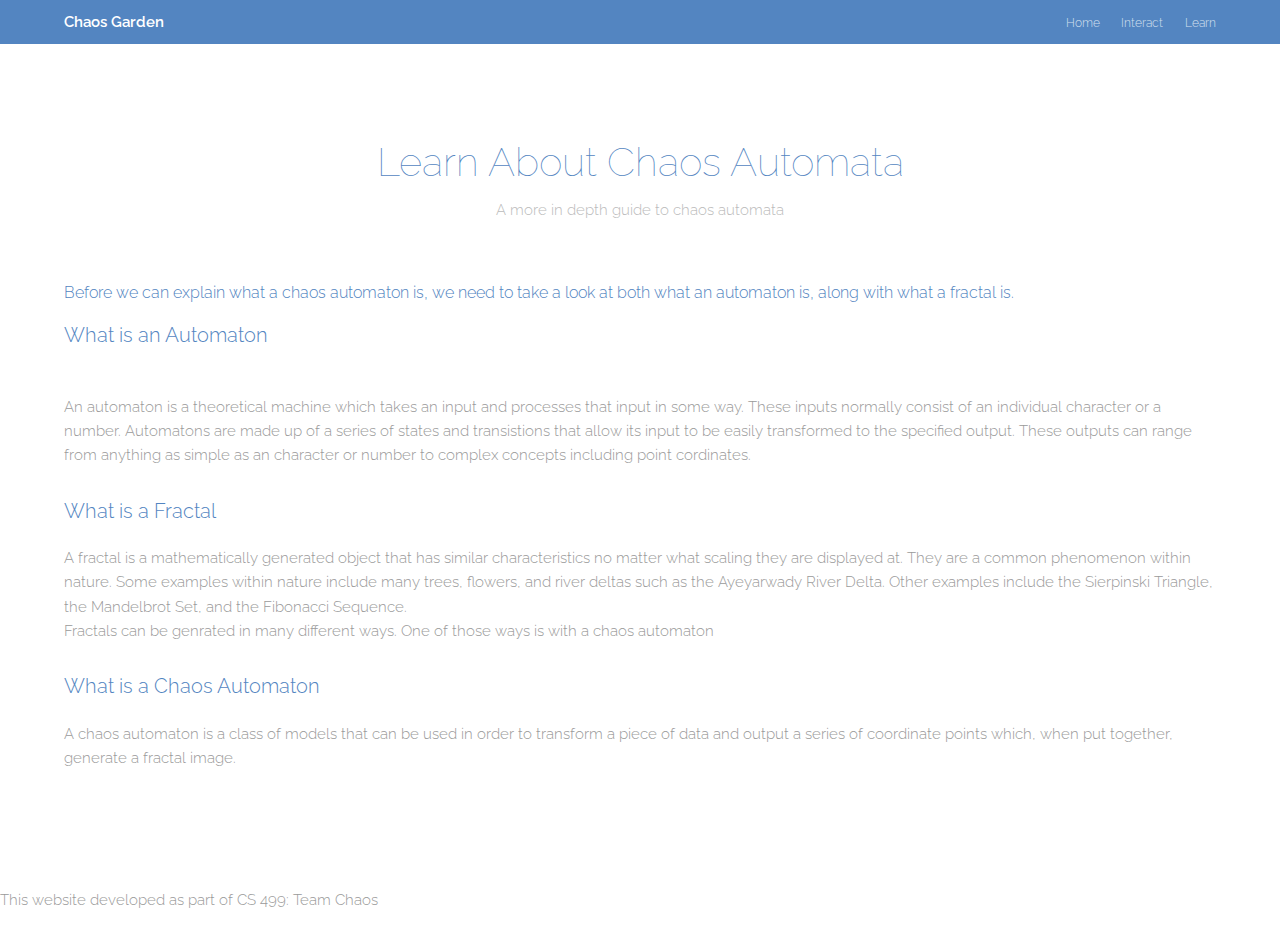
<file: chaos-garden/learn.html>
<!DOCTYPE HTML>
<!--
	Theory by TEMPLATED
	templated.co @templatedco
	Released for free under the Creative Commons Attribution 3.0 license (templated.co/license)
-->
<html>
	<head>
		<title>CG - Learn</title>
		<meta charset="utf-8" />
		<meta name="viewport" content="width=device-width, initial-scale=1" />
		<link rel="stylesheet" href="assets/css/main.css" />
		<!-- Scripts -->
		<script src="assets/js/jquery.min.js"></script>
		<script src="assets/js/skel.min.js"></script>
		<script src="assets/js/util.js"></script>
		<script src="assets/js/main.js"></script>
	</head>
	<body id="slimmer" class="subpage">

		<!-- Header -->
			<header id="header">
				<div class="inner">
					<a href="index.html" class="logo">Chaos Garden</a>
					<nav id="nav">
						<a href="index.html">Home</a>
						<a href="interact.html">Interact</a>
						<a href="learn.html">Learn</a>
					</nav>
				</div>
			</header>

		<!-- Three -->
			<section id="three" class="wrapper">
				<div class="inner">
					<header class="align-center">
						<h2>Learn About Chaos Automata</h2>
						<p>A more in depth guide to chaos automata</p>
					</header>
					<h4>Before we can explain what a chaos automaton is, we need to take a look at both what an automaton is, along with what a fractal is.</h4>
					<h3>What is an Automaton</h3>
					<p>
						<br>
						An automaton is a theoretical machine which takes an input and processes that input in some way. 
						These inputs normally consist of an individual character or a number. 
						Automatons are made up of a series of states and transistions that allow its 
						input to be easily transformed to the specified output. These outputs can range 
						from anything as simple as an character or number to complex concepts including
						point cordinates. 
					</p>
					<h3>What is a Fractal</h3>
					<p>
						A fractal is a mathematically generated object that has similar characteristics no matter what scaling they 
						are displayed at. They are a common phenomenon within nature. Some examples within nature include many trees, flowers, and river deltas such as the Ayeyarwady River Delta.
						Other examples include the Sierpinski Triangle, the Mandelbrot Set, and the Fibonacci Sequence.
						<br>
						Fractals can be genrated in many different ways. One of those ways is with a chaos automaton
					</p>
					<h3>What is a Chaos Automaton</h3>
					<p>
						A chaos automaton is a class of models that can be used in order to transform a 
						piece of data and output a series of coordinate points which, when put together, generate a fractal image. 
					</p>

					
				</div>
			</section>

		<!-- Footer -->
			<footer>
				<p>This website developed as part of CS 499: Team Chaos</p>
			</footer>



	</body>
</html>
</file>
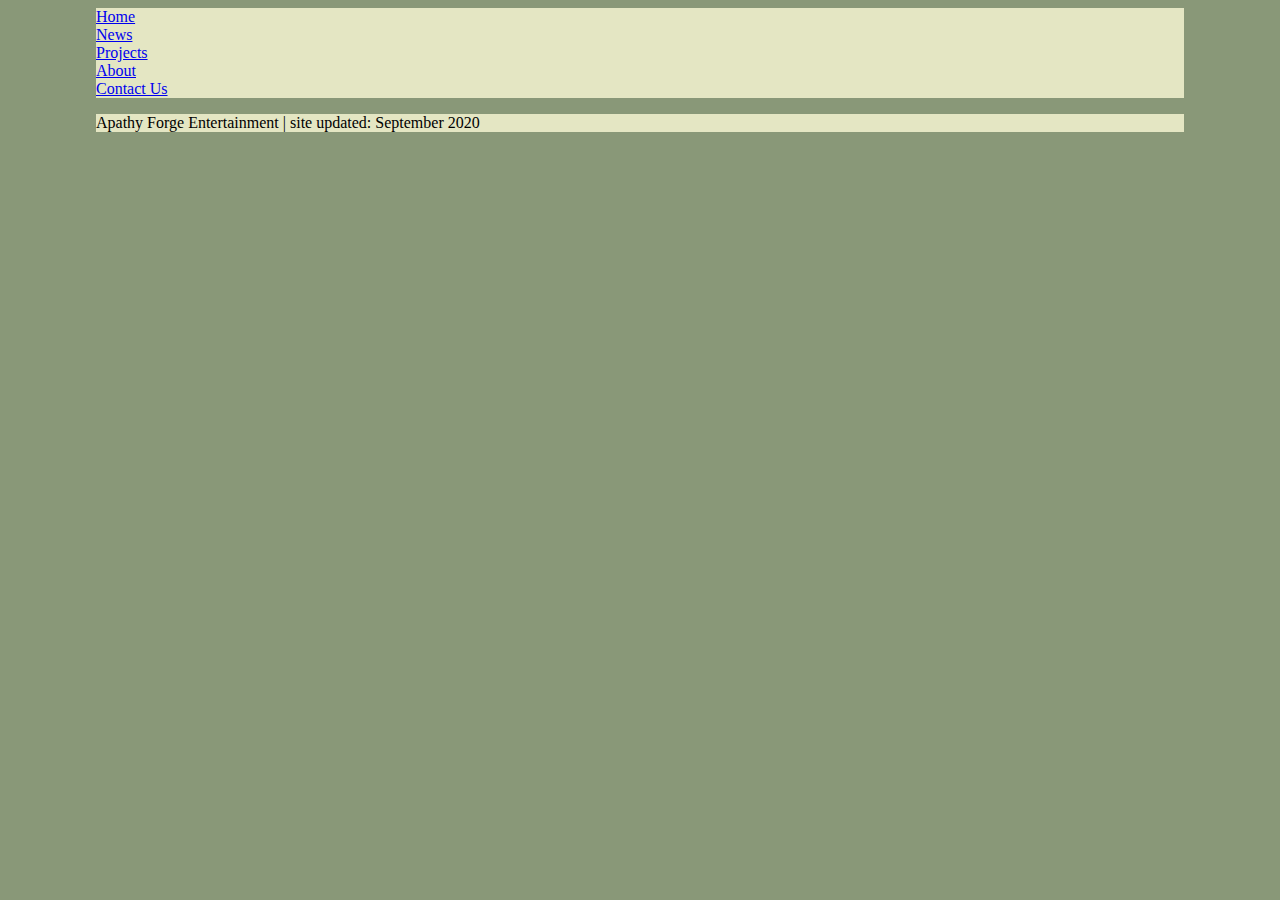
<file: members/branden.html>
<!DOCTYPE html>
<!-- This is the member page for Branden -->

<html>
    <head>
        <title>Branden Barber</title>
        <meta charset="utf-8"/>
        <link rel="stylesheet" href="/resources/CSS/main.css">
        <!-- Scripts -->
        <script src="/resources/Javascript/common.js"></script>
    </head>
    <body>
        <header id="header">
            <script>getHeader();</script>
        </header>
        <div id="content">
            
        </div>
        <footer id="footer">
            <script>getFooter();</script>
        </footer>
    </body>
</html>
</file>
<file: resources/CSS/main.css>
@charset "UTF-8";

/*
Color Palette
baby powder: #F7F7F2
Pale Spring Bud: #E4E6C3
Artichoke: #899878
Charleston Green: #222725
Smokey Black: #121113

*/
body
{
    width: 85%;
    align-self: center;
    margin-left: auto;
    margin-right: auto;
    background-color: #899878;
}

#header
{
    background-color: #E4E6C3;
}
 
#content
{
    background-color: #E4E6C3;
}

#footer
{
    background-color: #E4E6C3;
}

/* Nav Bar */
#navBar
{
    list-style-type: none;
    margin: 0;
    padding: 0;
}

.memberBox
{
    height: 200px;
    width: 200px;
    border: black;
    border-style: solid;
    border-width: 3px;
}
</file>
<file: chaos-garden/assets/css/main.css>
@charset "UTF-8";
@import url(font-awesome.min.css);
@import "https://fonts.googleapis.com/css?family=Raleway:100,300,600";

/*
	Theory by TEMPLATED
	templated.co @templatedco
	Released for free under the Creative Commons Attribution 3.0 license (templated.co/license)
*/

/* Reset */

	html, body, div, span, applet, object, iframe, h1, h2, h3, h4, h5, h6, p, blockquote, pre, a, abbr, acronym, address, big, cite, code, del, dfn, em, img, ins, kbd, q, s, samp, small, strike, strong, sub, sup, tt, var, b, u, i, center, dl, dt, dd, ol, ul, li, fieldset, form, label, legend, table, caption, tbody, tfoot, thead, tr, th, td, article, aside, canvas, details, embed, figure, figcaption, footer, header, hgroup, menu, nav, output, ruby, section, summary, time, mark, audio, video {
		margin: 0;
		padding: 0;
		border: 0;
		font-size: 100%;
		font: inherit;
		vertical-align: baseline;
	}

	article, aside, details, figcaption, figure, footer, header, hgroup, menu, nav, section {
		display: block;
	}

	body {
		line-height: 1;
	}

	ol, ul {
		list-style: none;
	}

	blockquote, q {
		quotes: none;
	}

	blockquote:before, blockquote:after, q:before, q:after {
		content: '';
		content: none;
	}

	table {
		border-collapse: collapse;
		border-spacing: 0;
	}

	body {
		-webkit-text-size-adjust: none;
	}

/* Box Model */

	*, *:before, *:after {
		-moz-box-sizing: border-box;
		-webkit-box-sizing: border-box;
		box-sizing: border-box;
	}

/* Type */

	body, input, select, textarea {
		color: #9a9a9a;
		font-family: "Raleway", Arial, Helvetica, sans-serif;
		font-size: 13pt;
		font-weight: 300;
		line-height: 1.65;
	}

		@media screen and (max-width: 1680px) {

			body, input, select, textarea {
				font-size: 11pt;
			}

		}

		@media screen and (max-width: 1280px) {

			body, input, select, textarea {
				font-size: 11pt;
			}

		}

		@media screen and (max-width: 980px) {

			body, input, select, textarea {
				font-size: 12pt;
			}

		}

		@media screen and (max-width: 736px) {

			body, input, select, textarea {
				font-size: 12pt;
			}

		}

		@media screen and (max-width: 480px) {

			body, input, select, textarea {
				font-size: 12pt;
			}

		}

	a {
		color: #5385c1;
		text-decoration: underline;
	}

		a:hover {
			text-decoration: none;
		}

	strong, b {
		color: #555;
		font-weight: 600;
	}

	em, i {
		font-style: italic;
	}

	p {
		margin: 0 0 2em 0;
	}

	h1, h2, h3, h4, h5, h6 {
		color: #5385c1;
		font-weight: 300;
		line-height: 1.5;
		margin: 0 0 1em 0;
	}

		h1 a, h2 a, h3 a, h4 a, h5 a, h6 a {
			color: inherit;
			text-decoration: none;
		}

	h2 {
		font-size: 1.75em;
		font-weight: 100;
	}

	h3 {
		font-size: 1.35em;
	}

	h4 {
		font-size: 1.1em;
	}

	h5 {
		font-size: 0.9em;
	}

	h6 {
		font-size: 0.7em;
	}

	sub {
		font-size: 0.8em;
		position: relative;
		top: 0.5em;
	}

	sup {
		font-size: 0.8em;
		position: relative;
		top: -0.5em;
	}

	blockquote {
		border-left: solid 4px #dbdbdb;
		font-style: italic;
		margin: 0 0 2em 0;
		padding: 0.5em 0 0.5em 2em;
	}

	code {
		background: rgba(144, 144, 144, 0.075);
		border-radius: 0;
		border: solid 1px #dbdbdb;
		font-family: "Courier New", monospace;
		font-size: 0.9em;
		margin: 0 0.25em;
		padding: 0.25em 0.65em;
	}

	pre {
		-webkit-overflow-scrolling: touch;
		font-family: "Courier New", monospace;
		font-size: 0.9em;
		margin: 0 0 2em 0;
	}

		pre code {
			display: block;
			line-height: 1.75;
			padding: 1em 1.5em;
			overflow-x: auto;
		}

	hr {
		border: 0;
		border-bottom: solid 1px #dbdbdb;
		margin: 2em 0;
	}

		hr.major {
			margin: 3em 0;
		}

	.align-left {
		text-align: left;
	}

	.align-center {
		text-align: center;
	}

	.align-right {
		text-align: right;
	}

	.inner {
		max-width: 75em;
		margin: 0 auto;
	}

		@media screen and (max-width: 1280px) {

			.inner {
				max-width: 90%;
			}

		}

		@media screen and (max-width: 480px) {

			.inner {
				max-width: 85%;
			}

		}

/* Section/Article */

	section.special, article.special {
		text-align: center;
	}

		section.special article, article.special article {
			text-align: left;
		}

	section.wrapper, article.wrapper {
		padding: 6em 0;
	}

		section.wrapper header, article.wrapper header {
			margin-bottom: 4em;
		}

			section.wrapper header h2, article.wrapper header h2 {
				font-size: 2.75em;
				margin: 0 0 .5em 0;
			}

			section.wrapper header p, article.wrapper header p {
				font-size: 1em;
			}

		section.wrapper article header, article.wrapper article header {
			margin: 0;
		}

		section.wrapper.style1, article.wrapper.style1 {
			background: #5385c1;
			color: #bacee6;
		}

			section.wrapper.style1 header h2, article.wrapper.style1 header h2 {
				color: #fff;
			}

			section.wrapper.style1 header p, article.wrapper.style1 header p {
				color: #bacee6;
			}

			section.wrapper.style1 h3, article.wrapper.style1 h3 {
				color: #FFF;
			}

		@media screen and (max-width: 980px) {

			section.wrapper, article.wrapper {
				padding: 2em 0;
			}

		}

		@media screen and (max-width: 736px) {

			section.wrapper header, article.wrapper header {
				margin-bottom: 2em;
			}

				section.wrapper header h2, article.wrapper header h2 {
					font-size: 2em;
				}

				section.wrapper header p, article.wrapper header p {
					font-size: .9em;
				}

		}

		@media screen and (max-width: 480px) {

			section.wrapper, article.wrapper {
				text-align: center;
			}

				section.wrapper article, article.wrapper article {
					text-align: center;
				}

		}

	header p {
		color: #bbb;
		position: relative;
		margin: 0 0 1.5em 0;
	}

	header h2 + p {
		font-size: 1.25em;
		margin-top: -1em;
	}

	header h3 + p {
		font-size: 1.1em;
		margin-top: -0.8em;
	}

	header h4 + p,
	header h5 + p,
	header h6 + p {
		font-size: 0.9em;
		margin-top: -0.6em;
	}

/* Flex */

	.flex {
		display: -ms-flexbox;
		-ms-flex-wrap: wrap;
		-ms-flex-pack: justify;
		display: -moz-flex;
		display: -webkit-flex;
		display: -ms-flex;
		display: flex;
		-moz-flex-wrap: wrap;
		-webkit-flex-wrap: wrap;
		-ms-flex-wrap: wrap;
		flex-wrap: wrap;
		-moz-justify-content: space-between;
		-webkit-justify-content: space-between;
		-ms-justify-content: space-between;
		justify-content: space-between;
	}

		.flex.flex-2 article {
			width: 47%;
		}

		.flex.flex-3 article {
			position: relative;
			width: 28%;
		}

			.flex.flex-3 article:before {
				content: '';
				position: absolute;
				width: 100%;
				height: 100%;
				right: -2em;
				top: 0;
				border-right: 1px solid #dbdbdb;
				pointer-events: none;
			}

			.flex.flex-3 article:last-child:before {
				border: none;
			}

		.flex.flex-4 .box {
			width: 21%;
		}

		@media screen and (max-width: 980px) {

			.flex.flex-2 article {
				width: 100%;
				margin-bottom: 3em;
			}

				.flex.flex-2 article:last-child {
					margin-bottom: 0;
				}

			.flex.flex-3 {
				-moz-flex-direction: column;
				-webkit-flex-direction: column;
				-ms-flex-direction: column;
				flex-direction: column;
			}

				.flex.flex-3 article {
					width: 100%;
					border-bottom: 1px solid #dbdbdb;
					padding-bottom: 2.5em;
					margin-bottom: 3em;
				}

					.flex.flex-3 article:last-child {
						border: none;
						padding-bottom: 0;
						margin: 0 0 1em 0;
					}

					.flex.flex-3 article:before {
						display: none;
					}

			.flex.flex-4 .box {
				width: 47%;
			}

		}

		@media screen and (max-width: 480px) {

			.flex.flex-4 .box {
				width: 100%;
			}

		}

/* Form */

	form {
		margin: 0 0 2em 0;
	}

	label {
		color: #555;
		display: block;
		font-size: 0.9em;
		font-weight: 600;
		margin: 0 0 1em 0;
	}

	input[type="text"],
	input[type="password"],
	input[type="email"],
	input[type="tel"],
	select,
	textarea {
		-moz-appearance: none;
		-webkit-appearance: none;
		-ms-appearance: none;
		appearance: none;
		background: rgba(144, 144, 144, 0.075);
		border-radius: 0;
		border: none;
		border: solid 1px #dbdbdb;
		color: inherit;
		display: block;
		outline: 0;
		padding: 0 1em;
		text-decoration: none;
		width: 100%;
	}

		input[type="text"]:invalid,
		input[type="password"]:invalid,
		input[type="email"]:invalid,
		input[type="tel"]:invalid,
		select:invalid,
		textarea:invalid {
			box-shadow: none;
		}

		input[type="text"]:focus,
		input[type="password"]:focus,
		input[type="email"]:focus,
		input[type="tel"]:focus,
		select:focus,
		textarea:focus {
			border-color: #5385c1;
			box-shadow: 0 0 0 1px #5385c1;
		}

	.select-wrapper {
		text-decoration: none;
		display: block;
		position: relative;
	}

		.select-wrapper:before {
			content: "";
			-moz-osx-font-smoothing: grayscale;
			-webkit-font-smoothing: antialiased;
			font-family: FontAwesome;
			font-style: normal;
			font-weight: normal;
			text-transform: none !important;
		}

		.select-wrapper:before {
			color: #dbdbdb;
			display: block;
			height: 2.75em;
			line-height: 2.75em;
			pointer-events: none;
			position: absolute;
			right: 0;
			text-align: center;
			top: 0;
			width: 2.75em;
		}

		.select-wrapper select::-ms-expand {
			display: none;
		}

	input[type="text"],
	input[type="password"],
	input[type="email"],
	select {
		height: 2.75em;
	}

	textarea {
		padding: 0.75em 1em;
	}

	input[type="checkbox"],
	input[type="radio"] {
		-moz-appearance: none;
		-webkit-appearance: none;
		-ms-appearance: none;
		appearance: none;
		display: block;
		float: left;
		margin-right: -2em;
		opacity: 0;
		width: 1em;
		z-index: -1;
	}

		input[type="checkbox"] + label,
		input[type="radio"] + label {
			text-decoration: none;
			color: #9a9a9a;
			cursor: pointer;
			display: inline-block;
			font-size: 1em;
			font-weight: 300;
			padding-left: 2.4em;
			padding-right: 0.75em;
			position: relative;
		}

			input[type="checkbox"] + label:before,
			input[type="radio"] + label:before {
				-moz-osx-font-smoothing: grayscale;
				-webkit-font-smoothing: antialiased;
				font-family: FontAwesome;
				font-style: normal;
				font-weight: normal;
				text-transform: none !important;
			}

			input[type="checkbox"] + label:before,
			input[type="radio"] + label:before {
				background: rgba(144, 144, 144, 0.075);
				border-radius: 0;
				border: solid 1px #dbdbdb;
				content: '';
				display: inline-block;
				height: 1.65em;
				left: 0;
				line-height: 1.58125em;
				position: absolute;
				text-align: center;
				top: 0;
				width: 1.65em;
			}

		input[type="checkbox"]:checked + label:before,
		input[type="radio"]:checked + label:before {
			background: #5a5a5a;
			border-color: #5a5a5a;
			color: #ffffff;
			content: '\f00c';
		}

		input[type="checkbox"]:focus + label:before,
		input[type="radio"]:focus + label:before {
			border-color: #5385c1;
			box-shadow: 0 0 0 1px #5385c1;
		}

	input[type="checkbox"] + label:before {
		border-radius: 0;
	}

	input[type="radio"] + label:before {
		border-radius: 100%;
	}

	::-webkit-input-placeholder {
		color: #bbb !important;
		opacity: 1.0;
	}

	:-moz-placeholder {
		color: #bbb !important;
		opacity: 1.0;
	}

	::-moz-placeholder {
		color: #bbb !important;
		opacity: 1.0;
	}

	:-ms-input-placeholder {
		color: #bbb !important;
		opacity: 1.0;
	}

	.formerize-placeholder {
		color: #bbb !important;
		opacity: 1.0;
	}

/* Box */

	.box {
		border: solid 1px #dbdbdb;
		margin-bottom: 2em;
		padding: 1.5em;
	}

		.box > :last-child,
		.box > :last-child > :last-child,
		.box > :last-child > :last-child > :last-child {
			margin-bottom: 0;
		}

		.box.alt {
			border: 0;
			border-radius: 0;
			padding: 0;
		}

		.box.person {
			border: solid 5px rgba(255, 255, 255, 0.25);
			padding: 3em 3.5em;
			margin-right: 2em;
			margin-left: 2em;
		}

			.box.person h3 {
				margin: 0;
			}

			.box.person .image {
				margin-bottom: 1em;
			}

				.box.person .image img {
					max-width: 100%;
				}

/* Icon */

	.icon {
		text-decoration: none;
		border-bottom: none;
		position: relative;
	}

		.icon:before {
			-moz-osx-font-smoothing: grayscale;
			-webkit-font-smoothing: antialiased;
			font-family: FontAwesome;
			font-style: normal;
			font-weight: normal;
			text-transform: none !important;
		}

		.icon > .label {
			display: none;
		}

/* Image */

	.image {
		border-radius: 0;
		border: 0;
		display: inline-block;
		position: relative;
	}

		.image img {
			border-radius: 0;
			display: block;
		}

		.image.left, .image.right {
			max-width: 40%;
		}

			.image.left img, .image.right img {
				width: 100%;
			}

		.image.round img {
			border-radius: 100%;
		}

		.image.left {
			float: left;
			padding: 0 1.5em 1em 0;
			top: 0.25em;
		}

		.image.right {
			float: right;
			padding: 0 0 1em 1.5em;
			top: 0.25em;
		}

		.image.fit {
			display: block;
			margin: 0 0 2em 0;
			width: 100%;
		}

			.image.fit img {
				width: 100%;
			}

		.image.main {
			display: block;
			margin: 0 0 3em 0;
			width: 100%;
		}

			.image.main img {
				width: 100%;
			}

/* List */

	ol {
		list-style: decimal;
		margin: 0 0 2em 0;
		padding-left: 1.25em;
	}

		ol li {
			padding-left: 0.25em;
		}

	ul {
		list-style: disc;
		margin: 0 0 2em 0;
		padding-left: 1em;
	}

		ul li {
			padding-left: 0.5em;
		}

		ul.alt {
			list-style: none;
			padding-left: 0;
		}

			ul.alt li {
				border-top: solid 1px #dbdbdb;
				padding: 0.5em 0;
			}

				ul.alt li:first-child {
					border-top: 0;
					padding-top: 0;
				}

		ul.icons {
			cursor: default;
			list-style: none;
			padding-left: 0;
		}

			ul.icons li {
				display: inline-block;
				padding: 0 1em 0 0;
			}

				ul.icons li:last-child {
					padding-right: 0;
				}

				ul.icons li .icon:before {
					font-size: 2em;
				}

		ul.actions {
			cursor: default;
			list-style: none;
			padding-left: 0;
		}

			ul.actions li {
				display: inline-block;
				padding: 0 1em 0 0;
				vertical-align: middle;
			}

				ul.actions li:last-child {
					padding-right: 0;
				}

			ul.actions.small li {
				padding: 0 0.5em 0 0;
			}

			ul.actions.vertical li {
				display: block;
				padding: 1em 0 0 0;
			}

				ul.actions.vertical li:first-child {
					padding-top: 0;
				}

				ul.actions.vertical li > * {
					margin-bottom: 0;
				}

			ul.actions.vertical.small li {
				padding: 0.5em 0 0 0;
			}

				ul.actions.vertical.small li:first-child {
					padding-top: 0;
				}

			ul.actions.fit {
				display: table;
				margin-left: -1em;
				padding: 0;
				table-layout: fixed;
				width: calc(100% + 1em);
			}

				ul.actions.fit li {
					display: table-cell;
					padding: 0 0 0 1em;
				}

					ul.actions.fit li > * {
						margin-bottom: 0;
					}

				ul.actions.fit.small {
					margin-left: -0.5em;
					width: calc(100% + 0.5em);
				}

					ul.actions.fit.small li {
						padding: 0 0 0 0.5em;
					}

			@media screen and (max-width: 480px) {

				ul.actions {
					margin: 0 0 2em 0;
				}

					ul.actions li {
						padding: 1em 0 0 0;
						display: block;
						text-align: center;
						width: 100%;
					}

						ul.actions li:first-child {
							padding-top: 0;
						}

						ul.actions li > * {
							width: 100%;
							margin: 0 !important;
						}

							ul.actions li > *.icon:before {
								margin-left: -2em;
							}

					ul.actions.small li {
						padding: 0.5em 0 0 0;
					}

						ul.actions.small li:first-child {
							padding-top: 0;
						}

			}

	dl {
		margin: 0 0 2em 0;
	}

		dl dt {
			display: block;
			font-weight: 600;
			margin: 0 0 1em 0;
		}

		dl dd {
			margin-left: 2em;
		}

/* Table */

	.table-wrapper {
		-webkit-overflow-scrolling: touch;
		overflow-x: auto;
	}

	table {
		margin: 0 0 2em 0;
		width: 100%;
	}

		table tbody tr {
			border: solid 1px #dbdbdb;
			border-left: 0;
			border-right: 0;
		}

			table tbody tr:nth-child(2n + 1) {
				background-color: rgba(144, 144, 144, 0.075);
			}

		table td {
			padding: 0.75em 0.75em;
		}

		table th {
			color: #555;
			font-size: 0.9em;
			font-weight: 600;
			padding: 0 0.75em 0.75em 0.75em;
			text-align: left;
		}

		table thead {
			border-bottom: solid 2px #dbdbdb;
		}

		table tfoot {
			border-top: solid 2px #dbdbdb;
		}

		table.alt {
			border-collapse: separate;
		}

			table.alt tbody tr td {
				border: solid 1px #dbdbdb;
				border-left-width: 0;
				border-top-width: 0;
			}

				table.alt tbody tr td:first-child {
					border-left-width: 1px;
				}

			table.alt tbody tr:first-child td {
				border-top-width: 1px;
			}

			table.alt thead {
				border-bottom: 0;
			}

			table.alt tfoot {
				border-top: 0;
			}

/* Button */

	input[type="submit"],
	input[type="reset"],
	input[type="button"],
	button,
	.button {
		-moz-appearance: none;
		-webkit-appearance: none;
		-ms-appearance: none;
		appearance: none;
		-moz-transition: background-color 0.2s ease-in-out, color 0.2s ease-in-out;
		-webkit-transition: background-color 0.2s ease-in-out, color 0.2s ease-in-out;
		-ms-transition: background-color 0.2s ease-in-out, color 0.2s ease-in-out;
		transition: background-color 0.2s ease-in-out, color 0.2s ease-in-out;
		background-color: #5a5a5a;
		border-radius: 0;
		border: 0;
		color: #ffffff !important;
		cursor: pointer;
		display: inline-block;
		font-weight: 600;
		height: 2.85em;
		line-height: 2.95em;
		padding: 0 1.5em;
		text-align: center;
		text-decoration: none;
		white-space: nowrap;
	}

		input[type="submit"]:hover,
		input[type="reset"]:hover,
		input[type="button"]:hover,
		button:hover,
		.button:hover {
			background-color: #676767;
		}

		input[type="submit"]:active,
		input[type="reset"]:active,
		input[type="button"]:active,
		button:active,
		.button:active {
			background-color: #4d4d4d;
		}

		input[type="submit"].icon,
		input[type="reset"].icon,
		input[type="button"].icon,
		button.icon,
		.button.icon {
			padding-left: 1.35em;
		}

			input[type="submit"].icon:before,
			input[type="reset"].icon:before,
			input[type="button"].icon:before,
			button.icon:before,
			.button.icon:before {
				margin-right: 0.5em;
			}

		input[type="submit"].fit,
		input[type="reset"].fit,
		input[type="button"].fit,
		button.fit,
		.button.fit {
			display: block;
			margin: 0 0 1em 0;
			width: 100%;
		}

		input[type="submit"].small,
		input[type="reset"].small,
		input[type="button"].small,
		button.small,
		.button.small {
			font-size: 0.8em;
		}

		input[type="submit"].big,
		input[type="reset"].big,
		input[type="button"].big,
		button.big,
		.button.big {
			font-size: 1.35em;
		}

		input[type="submit"].alt,
		input[type="reset"].alt,
		input[type="button"].alt,
		button.alt,
		.button.alt {
			background-color: transparent;
			box-shadow: inset 0 0 0 2px #dbdbdb;
			color: #555 !important;
		}

			input[type="submit"].alt:hover,
			input[type="reset"].alt:hover,
			input[type="button"].alt:hover,
			button.alt:hover,
			.button.alt:hover {
				background-color: rgba(144, 144, 144, 0.075);
			}

			input[type="submit"].alt:active,
			input[type="reset"].alt:active,
			input[type="button"].alt:active,
			button.alt:active,
			.button.alt:active {
				background-color: rgba(144, 144, 144, 0.2);
			}

			input[type="submit"].alt.icon:before,
			input[type="reset"].alt.icon:before,
			input[type="button"].alt.icon:before,
			button.alt.icon:before,
			.button.alt.icon:before {
				color: #bbb;
			}

		input[type="submit"].special,
		input[type="reset"].special,
		input[type="button"].special,
		button.special,
		.button.special {
			background-color: #5385c1;
			color: #ffffff !important;
		}

			input[type="submit"].special:hover,
			input[type="reset"].special:hover,
			input[type="button"].special:hover,
			button.special:hover,
			.button.special:hover {
				background-color: #6692c8;
			}

			input[type="submit"].special:active,
			input[type="reset"].special:active,
			input[type="button"].special:active,
			button.special:active,
			.button.special:active {
				background-color: #4278b8;
			}

		input[type="submit"].disabled, input[type="submit"]:disabled,
		input[type="reset"].disabled,
		input[type="reset"]:disabled,
		input[type="button"].disabled,
		input[type="button"]:disabled,
		button.disabled,
		button:disabled,
		.button.disabled,
		.button:disabled {
			background-color: #9a9a9a !important;
			box-shadow: inset 0 -0.15em 0 0 rgba(0, 0, 0, 0.15);
			color: #fff !important;
			cursor: default;
			opacity: 0.25;
		}

		@media screen and (max-width: 480px) {

			input[type="submit"],
			input[type="reset"],
			input[type="button"],
			button,
			.button {
				padding: 0;
				width: 100%;
			}

		}

/* Header */

	.subpage {
		padding-top: 44px;
	}

		.subpage #header {
			background: #5385c1;
			top: 0;
			height: 44px;
			line-height: 44px;
			position: fixed;
		}

	#header {
		color: #d4e0ef;
		cursor: default;
		height: 3.25em;
		left: 0;
		line-height: 3.25em;
		position: absolute;
		text-align: right;
		top: 4em;
		width: 100%;
		z-index: 10001;
	}

		#header .inner {
			margin: 0 auto;
			position: relative;
		}

		#header .logo {
			color: #ffffff;
			display: inline-block;
			font-weight: 600;
			height: inherit;
			left: 0;
			line-height: inherit;
			margin: 0;
			padding: 0;
			position: absolute;
			top: 0;
			font-size: 1em;
		}

		#header a {
			-moz-transition: color 0.2s ease-in-out;
			-webkit-transition: color 0.2s ease-in-out;
			-ms-transition: color 0.2s ease-in-out;
			transition: color 0.2s ease-in-out;
			display: inline-block;
			padding: 0 0.75em;
			color: inherit;
			text-decoration: none;
			font-size: .8em;
		}

			#header a:hover {
				color: #ffffff;
			}

			#header a:last-child {
				padding-right: 0;
			}

			#header a.navPanelToggle {
				display: none;
				text-decoration: none;
				height: 4em;
				width: 4em;
				z-index: 10003;
			}

				#header a.navPanelToggle .fa {
					font-size: 1.25em;
				}

				@media screen and (max-width: 980px) {

					#header a.navPanelToggle {
						display: inline-block;
					}

				}

			@media screen and (max-width: 736px) {

				#header a {
					padding: 0 0.5em;
				}

			}

	@media screen and (max-width: 980px) {

		#header {
			top: 3em;
			height: 44px;
			line-height: 44px;
		}

	}

	@media screen and (max-width: 736px) {

		#header {
			top: 2em;
		}

	}

	@media screen and (max-width: 480px) {

		#header {
			top: 1em;
			min-width: 320px;
		}

	}

/* Nav */

	@media screen and (max-width: 980px) {

		#nav {
			display: none;
		}

	}

	#navPanel {
		-moz-transform: translatex(20em);
		-webkit-transform: translatex(20em);
		-ms-transform: translatex(20em);
		transform: translatex(20em);
		-moz-transition: -moz-transform 0.2s ease-in-out, visibility 0.2s ease-in-out;
		-webkit-transition: -webkit-transform 0.2s ease-in-out, visibility 0.2s ease-in-out;
		-ms-transition: -ms-transform 0.2s ease-in-out, visibility 0.2s ease-in-out;
		transition: transform 0.2s ease-in-out, visibility 0.2s ease-in-out;
		-webkit-overflow-scrolling: touch;
		visibility: hidden;
		overflow-y: auto;
		position: fixed;
		right: 0;
		top: 0;
		background: #5385c1;
		color: #d4e0ef;
		height: 100%;
		max-width: 80%;
		width: 20em;
		padding: 0.5em 1.25em;
		z-index: 10003;
	}

		#navPanel.visible {
			-moz-transform: translatex(0);
			-webkit-transform: translatex(0);
			-ms-transform: translatex(0);
			transform: translatex(0);
			box-shadow: 0 0 1.5em 0 rgba(0, 0, 0, 0.2);
			visibility: visible;
		}

		#navPanel a:not(.close) {
			border-top: solid 1px rgba(255, 255, 255, 0.25);
			color: #d4e0ef;
			font-weight: 600;
			display: block;
			padding: 0.75em 0;
			text-decoration: none;
			font-weight: 300;
		}

			#navPanel a:not(.close):first-child {
				border: none;
			}

		#navPanel .close {
			text-decoration: none;
			-moz-transition: color 0.2s ease-in-out;
			-webkit-transition: color 0.2s ease-in-out;
			-ms-transition: color 0.2s ease-in-out;
			transition: color 0.2s ease-in-out;
			-webkit-tap-highlight-color: transparent;
			border: 0;
			color: #d4e0ef;
			cursor: pointer;
			display: block;
			height: 4em;
			padding-right: 1.25em;
			position: absolute;
			right: 0;
			text-align: right;
			top: 0;
			vertical-align: middle;
			width: 5em;
		}

			#navPanel .close:before {
				-moz-osx-font-smoothing: grayscale;
				-webkit-font-smoothing: antialiased;
				font-family: FontAwesome;
				font-style: normal;
				font-weight: normal;
				text-transform: none !important;
				content: '\f00d';
				width: 3em;
				height: 3em;
				line-height: 3em;
				display: block;
				position: absolute;
				right: 0;
				top: 0;
				text-align: center;
			}

			#navPanel .close:hover {
				color: inherit;
			}

/* Banner */

	#banner {
		padding: 12em 0 10em 0;
		background-image: url('../../images/banner.jpg');
		background-size: cover;
		background-position: top;
		background-attachment: fixed;
		background-repeat: no-repeat;
		text-align: center;
		border-top: 0.5em solid #5385c1;
	}

		#banner h1 {
			font-size: 3.5em;
			font-weight: 100;
			color: #fff;
			line-height: 1em;
			margin: 0 0 0.5em 0;
			padding: 0;
		}

		#banner p {
			font-size: 1em;
			color: rgba(255, 255, 255, 0.55);
			margin-bottom: 1.75em;
		}

		@media only screen and (min-device-width: 768px) and (max-device-width: 1024px) and (orientation: landscape) {

			#banner {
				background-attachment: scroll;
			}

		}

		@media screen and (max-width: 1280px) {

			#banner {
				padding: 10em 2em 8em 2em;
			}

		}

		@media screen and (max-width: 980px) {

			#banner {
				background-attachment: scroll;
			}

		}

		@media screen and (max-width: 736px) {

			#banner {
				padding: 8em 1.5em 6em 1.5em;
			}

				#banner h1 {
					font-size: 2.5em;
				}

				#banner p {
					font-size: .9em;
				}

		}

		@media screen and (max-width: 480px) {

			#banner {
				padding: 6em 1.5em 4em 1.5em;
			}

		}

/* Footer */

	#footer .inner {
		border-top: 1px solid #dbdbdb;
		padding-top: 3em;
	}

	#footer .copyright {
		color: #bbb;
		font-size: 0.8em;
		margin: 0 0 2em 0;
		padding: 0;
	}

		#footer .copyright a {
			color: #bbb;
			text-decoration: none;
		}

			#footer .copyright a:hover {
				color: #bbb;
				text-decoration: underline;
			}

	#footer ul.icons li .icon {
		font-size: 0.58em;
	}

	@media screen and (max-width: 736px) {

		#footer .inner {
			padding-top: 2em;
		}

		#footer .copyright {
			-ms-flex-order: 2;
			-moz-order: 2;
			-webkit-order: 2;
			-ms-order: 2;
			order: 2;
		}

		#footer ul {
			-ms-flex-order: 1;
			-moz-order: 1;
			-webkit-order: 1;
			-ms-order: 1;
			order: 1;
		}

		#footer .flex {
			-moz-flex-direction: column;
			-webkit-flex-direction: column;
			-ms-flex-direction: column;
			flex-direction: column;
			text-align: center;
		}

	}

#slimmer {
	max-width: 1500px;
	margin-left: auto;
	margin-right: auto;
}
#about
{
	background-color: #d1dff3;
}

#instructions
{
	float: right;
	width: 400px;
	border-style: solid;
	border-color: #5385c1;
	border-width: 5px;
}

#canvas
{
	border-style: solid;
	border-color: #5385c1;
	border-width: 5px;
}

.last
{
	display: block;
	clear: both;
}
</file>
<file: Chaos_Garden/assets/css/main.css>
@charset "UTF-8";
@import url(font-awesome.min.css);
@import "https://fonts.googleapis.com/css?family=Raleway:100,300,600";

/*
	Theory by TEMPLATED
	templated.co @templatedco
	Released for free under the Creative Commons Attribution 3.0 license (templated.co/license)
*/

/* Reset */

	html, body, div, span, applet, object, iframe, h1, h2, h3, h4, h5, h6, p, blockquote, pre, a, abbr, acronym, address, big, cite, code, del, dfn, em, img, ins, kbd, q, s, samp, small, strike, strong, sub, sup, tt, var, b, u, i, center, dl, dt, dd, ol, ul, li, fieldset, form, label, legend, table, caption, tbody, tfoot, thead, tr, th, td, article, aside, canvas, details, embed, figure, figcaption, footer, header, hgroup, menu, nav, output, ruby, section, summary, time, mark, audio, video {
		margin: 0;
		padding: 0;
		border: 0;
		font-size: 100%;
		font: inherit;
		vertical-align: baseline;
	}

	article, aside, details, figcaption, figure, footer, header, hgroup, menu, nav, section {
		display: block;
	}

	body {
		line-height: 1;
	}

	ol, ul {
		list-style: none;
	}

	blockquote, q {
		quotes: none;
	}

	blockquote:before, blockquote:after, q:before, q:after {
		content: '';
		content: none;
	}

	table {
		border-collapse: collapse;
		border-spacing: 0;
	}

	body {
		-webkit-text-size-adjust: none;
	}

/* Box Model */

	*, *:before, *:after {
		-moz-box-sizing: border-box;
		-webkit-box-sizing: border-box;
		box-sizing: border-box;
	}

/* Type */

	body, input, select, textarea {
		color: #9a9a9a;
		font-family: "Raleway", Arial, Helvetica, sans-serif;
		font-size: 13pt;
		font-weight: 300;
		line-height: 1.65;
	}

		@media screen and (max-width: 1680px) {

			body, input, select, textarea {
				font-size: 11pt;
			}

		}

		@media screen and (max-width: 1280px) {

			body, input, select, textarea {
				font-size: 11pt;
			}

		}

		@media screen and (max-width: 980px) {

			body, input, select, textarea {
				font-size: 12pt;
			}

		}

		@media screen and (max-width: 736px) {

			body, input, select, textarea {
				font-size: 12pt;
			}

		}

		@media screen and (max-width: 480px) {

			body, input, select, textarea {
				font-size: 12pt;
			}

		}

	a {
		color: #5385c1;
		text-decoration: underline;
	}

		a:hover {
			text-decoration: none;
		}

	strong, b {
		color: #555;
		font-weight: 600;
	}

	em, i {
		font-style: italic;
	}

	p {
		margin: 0 0 2em 0;
	}

	h1, h2, h3, h4, h5, h6 {
		color: #5385c1;
		font-weight: 300;
		line-height: 1.5;
		margin: 0 0 1em 0;
	}

		h1 a, h2 a, h3 a, h4 a, h5 a, h6 a {
			color: inherit;
			text-decoration: none;
		}

	h2 {
		font-size: 1.75em;
		font-weight: 100;
	}

	h3 {
		font-size: 1.35em;
	}

	h4 {
		font-size: 1.1em;
	}

	h5 {
		font-size: 0.9em;
	}

	h6 {
		font-size: 0.7em;
	}

	sub {
		font-size: 0.8em;
		position: relative;
		top: 0.5em;
	}

	sup {
		font-size: 0.8em;
		position: relative;
		top: -0.5em;
	}

	blockquote {
		border-left: solid 4px #dbdbdb;
		font-style: italic;
		margin: 0 0 2em 0;
		padding: 0.5em 0 0.5em 2em;
	}

	code {
		background: rgba(144, 144, 144, 0.075);
		border-radius: 0;
		border: solid 1px #dbdbdb;
		font-family: "Courier New", monospace;
		font-size: 0.9em;
		margin: 0 0.25em;
		padding: 0.25em 0.65em;
	}

	pre {
		-webkit-overflow-scrolling: touch;
		font-family: "Courier New", monospace;
		font-size: 0.9em;
		margin: 0 0 2em 0;
	}

		pre code {
			display: block;
			line-height: 1.75;
			padding: 1em 1.5em;
			overflow-x: auto;
		}

	hr {
		border: 0;
		border-bottom: solid 1px #dbdbdb;
		margin: 2em 0;
	}

		hr.major {
			margin: 3em 0;
		}

	.align-left {
		text-align: left;
	}

	.align-center {
		text-align: center;
	}

	.align-right {
		text-align: right;
	}

	.inner {
		max-width: 75em;
		margin: 0 auto;
	}

		@media screen and (max-width: 1280px) {

			.inner {
				max-width: 90%;
			}

		}

		@media screen and (max-width: 480px) {

			.inner {
				max-width: 85%;
			}

		}

/* Section/Article */

	section.special, article.special {
		text-align: center;
	}

		section.special article, article.special article {
			text-align: left;
		}

	section.wrapper, article.wrapper {
		padding: 6em 0;
	}

		section.wrapper header, article.wrapper header {
			margin-bottom: 4em;
		}

			section.wrapper header h2, article.wrapper header h2 {
				font-size: 2.75em;
				margin: 0 0 .5em 0;
			}

			section.wrapper header p, article.wrapper header p {
				font-size: 1em;
			}

		section.wrapper article header, article.wrapper article header {
			margin: 0;
		}

		section.wrapper.style1, article.wrapper.style1 {
			background: #5385c1;
			color: #bacee6;
		}

			section.wrapper.style1 header h2, article.wrapper.style1 header h2 {
				color: #fff;
			}

			section.wrapper.style1 header p, article.wrapper.style1 header p {
				color: #bacee6;
			}

			section.wrapper.style1 h3, article.wrapper.style1 h3 {
				color: #FFF;
			}

		@media screen and (max-width: 980px) {

			section.wrapper, article.wrapper {
				padding: 2em 0;
			}

		}

		@media screen and (max-width: 736px) {

			section.wrapper header, article.wrapper header {
				margin-bottom: 2em;
			}

				section.wrapper header h2, article.wrapper header h2 {
					font-size: 2em;
				}

				section.wrapper header p, article.wrapper header p {
					font-size: .9em;
				}

		}

		@media screen and (max-width: 480px) {

			section.wrapper, article.wrapper {
				text-align: center;
			}

				section.wrapper article, article.wrapper article {
					text-align: center;
				}

		}

	header p {
		color: #bbb;
		position: relative;
		margin: 0 0 1.5em 0;
	}

	header h2 + p {
		font-size: 1.25em;
		margin-top: -1em;
	}

	header h3 + p {
		font-size: 1.1em;
		margin-top: -0.8em;
	}

	header h4 + p,
	header h5 + p,
	header h6 + p {
		font-size: 0.9em;
		margin-top: -0.6em;
	}

/* Flex */

	.flex {
		display: -ms-flexbox;
		-ms-flex-wrap: wrap;
		-ms-flex-pack: justify;
		display: -moz-flex;
		display: -webkit-flex;
		display: -ms-flex;
		display: flex;
		-moz-flex-wrap: wrap;
		-webkit-flex-wrap: wrap;
		-ms-flex-wrap: wrap;
		flex-wrap: wrap;
		-moz-justify-content: space-between;
		-webkit-justify-content: space-between;
		-ms-justify-content: space-between;
		justify-content: space-between;
	}

		.flex.flex-2 article {
			width: 47%;
		}

		.flex.flex-3 article {
			position: relative;
			width: 28%;
		}

			.flex.flex-3 article:before {
				content: '';
				position: absolute;
				width: 100%;
				height: 100%;
				right: -2em;
				top: 0;
				border-right: 1px solid #dbdbdb;
				pointer-events: none;
			}

			.flex.flex-3 article:last-child:before {
				border: none;
			}

		.flex.flex-4 .box {
			width: 21%;
		}

		@media screen and (max-width: 980px) {

			.flex.flex-2 article {
				width: 100%;
				margin-bottom: 3em;
			}

				.flex.flex-2 article:last-child {
					margin-bottom: 0;
				}

			.flex.flex-3 {
				-moz-flex-direction: column;
				-webkit-flex-direction: column;
				-ms-flex-direction: column;
				flex-direction: column;
			}

				.flex.flex-3 article {
					width: 100%;
					border-bottom: 1px solid #dbdbdb;
					padding-bottom: 2.5em;
					margin-bottom: 3em;
				}

					.flex.flex-3 article:last-child {
						border: none;
						padding-bottom: 0;
						margin: 0 0 1em 0;
					}

					.flex.flex-3 article:before {
						display: none;
					}

			.flex.flex-4 .box {
				width: 47%;
			}

		}

		@media screen and (max-width: 480px) {

			.flex.flex-4 .box {
				width: 100%;
			}

		}

/* Form */

	form {
		margin: 0 0 2em 0;
	}

	label {
		color: #555;
		display: block;
		font-size: 0.9em;
		font-weight: 600;
		margin: 0 0 1em 0;
	}

	input[type="text"],
	input[type="password"],
	input[type="email"],
	input[type="tel"],
	select,
	textarea {
		-moz-appearance: none;
		-webkit-appearance: none;
		-ms-appearance: none;
		appearance: none;
		background: rgba(144, 144, 144, 0.075);
		border-radius: 0;
		border: none;
		border: solid 1px #dbdbdb;
		color: inherit;
		display: block;
		outline: 0;
		padding: 0 1em;
		text-decoration: none;
		width: 100%;
	}

		input[type="text"]:invalid,
		input[type="password"]:invalid,
		input[type="email"]:invalid,
		input[type="tel"]:invalid,
		select:invalid,
		textarea:invalid {
			box-shadow: none;
		}

		input[type="text"]:focus,
		input[type="password"]:focus,
		input[type="email"]:focus,
		input[type="tel"]:focus,
		select:focus,
		textarea:focus {
			border-color: #5385c1;
			box-shadow: 0 0 0 1px #5385c1;
		}

	.select-wrapper {
		text-decoration: none;
		display: block;
		position: relative;
	}

		.select-wrapper:before {
			content: "";
			-moz-osx-font-smoothing: grayscale;
			-webkit-font-smoothing: antialiased;
			font-family: FontAwesome;
			font-style: normal;
			font-weight: normal;
			text-transform: none !important;
		}

		.select-wrapper:before {
			color: #dbdbdb;
			display: block;
			height: 2.75em;
			line-height: 2.75em;
			pointer-events: none;
			position: absolute;
			right: 0;
			text-align: center;
			top: 0;
			width: 2.75em;
		}

		.select-wrapper select::-ms-expand {
			display: none;
		}

	input[type="text"],
	input[type="password"],
	input[type="email"],
	select {
		height: 2.75em;
	}

	textarea {
		padding: 0.75em 1em;
	}

	input[type="checkbox"],
	input[type="radio"] {
		-moz-appearance: none;
		-webkit-appearance: none;
		-ms-appearance: none;
		appearance: none;
		display: block;
		float: left;
		margin-right: -2em;
		opacity: 0;
		width: 1em;
		z-index: -1;
	}

		input[type="checkbox"] + label,
		input[type="radio"] + label {
			text-decoration: none;
			color: #9a9a9a;
			cursor: pointer;
			display: inline-block;
			font-size: 1em;
			font-weight: 300;
			padding-left: 2.4em;
			padding-right: 0.75em;
			position: relative;
		}

			input[type="checkbox"] + label:before,
			input[type="radio"] + label:before {
				-moz-osx-font-smoothing: grayscale;
				-webkit-font-smoothing: antialiased;
				font-family: FontAwesome;
				font-style: normal;
				font-weight: normal;
				text-transform: none !important;
			}

			input[type="checkbox"] + label:before,
			input[type="radio"] + label:before {
				background: rgba(144, 144, 144, 0.075);
				border-radius: 0;
				border: solid 1px #dbdbdb;
				content: '';
				display: inline-block;
				height: 1.65em;
				left: 0;
				line-height: 1.58125em;
				position: absolute;
				text-align: center;
				top: 0;
				width: 1.65em;
			}

		input[type="checkbox"]:checked + label:before,
		input[type="radio"]:checked + label:before {
			background: #5a5a5a;
			border-color: #5a5a5a;
			color: #ffffff;
			content: '\f00c';
		}

		input[type="checkbox"]:focus + label:before,
		input[type="radio"]:focus + label:before {
			border-color: #5385c1;
			box-shadow: 0 0 0 1px #5385c1;
		}

	input[type="checkbox"] + label:before {
		border-radius: 0;
	}

	input[type="radio"] + label:before {
		border-radius: 100%;
	}

	::-webkit-input-placeholder {
		color: #bbb !important;
		opacity: 1.0;
	}

	:-moz-placeholder {
		color: #bbb !important;
		opacity: 1.0;
	}

	::-moz-placeholder {
		color: #bbb !important;
		opacity: 1.0;
	}

	:-ms-input-placeholder {
		color: #bbb !important;
		opacity: 1.0;
	}

	.formerize-placeholder {
		color: #bbb !important;
		opacity: 1.0;
	}

/* Box */

	.box {
		border: solid 1px #dbdbdb;
		margin-bottom: 2em;
		padding: 1.5em;
	}

		.box > :last-child,
		.box > :last-child > :last-child,
		.box > :last-child > :last-child > :last-child {
			margin-bottom: 0;
		}

		.box.alt {
			border: 0;
			border-radius: 0;
			padding: 0;
		}

		.box.person {
			border: solid 5px rgba(255, 255, 255, 0.25);
			padding: 3em 3.5em;
			margin-right: 2em;
			margin-left: 2em;
		}

			.box.person h3 {
				margin: 0;
			}

			.box.person .image {
				margin-bottom: 1em;
			}

				.box.person .image img {
					max-width: 100%;
				}

/* Icon */

	.icon {
		text-decoration: none;
		border-bottom: none;
		position: relative;
	}

		.icon:before {
			-moz-osx-font-smoothing: grayscale;
			-webkit-font-smoothing: antialiased;
			font-family: FontAwesome;
			font-style: normal;
			font-weight: normal;
			text-transform: none !important;
		}

		.icon > .label {
			display: none;
		}

/* Image */

	.image {
		border-radius: 0;
		border: 0;
		display: inline-block;
		position: relative;
	}

		.image img {
			border-radius: 0;
			display: block;
		}

		.image.left, .image.right {
			max-width: 40%;
		}

			.image.left img, .image.right img {
				width: 100%;
			}

		.image.round img {
			border-radius: 100%;
		}

		.image.left {
			float: left;
			padding: 0 1.5em 1em 0;
			top: 0.25em;
		}

		.image.right {
			float: right;
			padding: 0 0 1em 1.5em;
			top: 0.25em;
		}

		.image.fit {
			display: block;
			margin: 0 0 2em 0;
			width: 100%;
		}

			.image.fit img {
				width: 100%;
			}

		.image.main {
			display: block;
			margin: 0 0 3em 0;
			width: 100%;
		}

			.image.main img {
				width: 100%;
			}

/* List */

	ol {
		list-style: decimal;
		margin: 0 0 2em 0;
		padding-left: 1.25em;
	}

		ol li {
			padding-left: 0.25em;
		}

	ul {
		list-style: disc;
		margin: 0 0 2em 0;
		padding-left: 1em;
	}

		ul li {
			padding-left: 0.5em;
		}

		ul.alt {
			list-style: none;
			padding-left: 0;
		}

			ul.alt li {
				border-top: solid 1px #dbdbdb;
				padding: 0.5em 0;
			}

				ul.alt li:first-child {
					border-top: 0;
					padding-top: 0;
				}

		ul.icons {
			cursor: default;
			list-style: none;
			padding-left: 0;
		}

			ul.icons li {
				display: inline-block;
				padding: 0 1em 0 0;
			}

				ul.icons li:last-child {
					padding-right: 0;
				}

				ul.icons li .icon:before {
					font-size: 2em;
				}

		ul.actions {
			cursor: default;
			list-style: none;
			padding-left: 0;
		}

			ul.actions li {
				display: inline-block;
				padding: 0 1em 0 0;
				vertical-align: middle;
			}

				ul.actions li:last-child {
					padding-right: 0;
				}

			ul.actions.small li {
				padding: 0 0.5em 0 0;
			}

			ul.actions.vertical li {
				display: block;
				padding: 1em 0 0 0;
			}

				ul.actions.vertical li:first-child {
					padding-top: 0;
				}

				ul.actions.vertical li > * {
					margin-bottom: 0;
				}

			ul.actions.vertical.small li {
				padding: 0.5em 0 0 0;
			}

				ul.actions.vertical.small li:first-child {
					padding-top: 0;
				}

			ul.actions.fit {
				display: table;
				margin-left: -1em;
				padding: 0;
				table-layout: fixed;
				width: calc(100% + 1em);
			}

				ul.actions.fit li {
					display: table-cell;
					padding: 0 0 0 1em;
				}

					ul.actions.fit li > * {
						margin-bottom: 0;
					}

				ul.actions.fit.small {
					margin-left: -0.5em;
					width: calc(100% + 0.5em);
				}

					ul.actions.fit.small li {
						padding: 0 0 0 0.5em;
					}

			@media screen and (max-width: 480px) {

				ul.actions {
					margin: 0 0 2em 0;
				}

					ul.actions li {
						padding: 1em 0 0 0;
						display: block;
						text-align: center;
						width: 100%;
					}

						ul.actions li:first-child {
							padding-top: 0;
						}

						ul.actions li > * {
							width: 100%;
							margin: 0 !important;
						}

							ul.actions li > *.icon:before {
								margin-left: -2em;
							}

					ul.actions.small li {
						padding: 0.5em 0 0 0;
					}

						ul.actions.small li:first-child {
							padding-top: 0;
						}

			}

	dl {
		margin: 0 0 2em 0;
	}

		dl dt {
			display: block;
			font-weight: 600;
			margin: 0 0 1em 0;
		}

		dl dd {
			margin-left: 2em;
		}

/* Table */

	.table-wrapper {
		-webkit-overflow-scrolling: touch;
		overflow-x: auto;
	}

	table {
		margin: 0 0 2em 0;
		width: 100%;
	}

		table tbody tr {
			border: solid 1px #dbdbdb;
			border-left: 0;
			border-right: 0;
		}

			table tbody tr:nth-child(2n + 1) {
				background-color: rgba(144, 144, 144, 0.075);
			}

		table td {
			padding: 0.75em 0.75em;
		}

		table th {
			color: #555;
			font-size: 0.9em;
			font-weight: 600;
			padding: 0 0.75em 0.75em 0.75em;
			text-align: left;
		}

		table thead {
			border-bottom: solid 2px #dbdbdb;
		}

		table tfoot {
			border-top: solid 2px #dbdbdb;
		}

		table.alt {
			border-collapse: separate;
		}

			table.alt tbody tr td {
				border: solid 1px #dbdbdb;
				border-left-width: 0;
				border-top-width: 0;
			}

				table.alt tbody tr td:first-child {
					border-left-width: 1px;
				}

			table.alt tbody tr:first-child td {
				border-top-width: 1px;
			}

			table.alt thead {
				border-bottom: 0;
			}

			table.alt tfoot {
				border-top: 0;
			}

/* Button */

	input[type="submit"],
	input[type="reset"],
	input[type="button"],
	button,
	.button {
		-moz-appearance: none;
		-webkit-appearance: none;
		-ms-appearance: none;
		appearance: none;
		-moz-transition: background-color 0.2s ease-in-out, color 0.2s ease-in-out;
		-webkit-transition: background-color 0.2s ease-in-out, color 0.2s ease-in-out;
		-ms-transition: background-color 0.2s ease-in-out, color 0.2s ease-in-out;
		transition: background-color 0.2s ease-in-out, color 0.2s ease-in-out;
		background-color: #5a5a5a;
		border-radius: 0;
		border: 0;
		color: #ffffff !important;
		cursor: pointer;
		display: inline-block;
		font-weight: 600;
		height: 2.85em;
		line-height: 2.95em;
		padding: 0 1.5em;
		text-align: center;
		text-decoration: none;
		white-space: nowrap;
	}

		input[type="submit"]:hover,
		input[type="reset"]:hover,
		input[type="button"]:hover,
		button:hover,
		.button:hover {
			background-color: #676767;
		}

		input[type="submit"]:active,
		input[type="reset"]:active,
		input[type="button"]:active,
		button:active,
		.button:active {
			background-color: #4d4d4d;
		}

		input[type="submit"].icon,
		input[type="reset"].icon,
		input[type="button"].icon,
		button.icon,
		.button.icon {
			padding-left: 1.35em;
		}

			input[type="submit"].icon:before,
			input[type="reset"].icon:before,
			input[type="button"].icon:before,
			button.icon:before,
			.button.icon:before {
				margin-right: 0.5em;
			}

		input[type="submit"].fit,
		input[type="reset"].fit,
		input[type="button"].fit,
		button.fit,
		.button.fit {
			display: block;
			margin: 0 0 1em 0;
			width: 100%;
		}

		input[type="submit"].small,
		input[type="reset"].small,
		input[type="button"].small,
		button.small,
		.button.small {
			font-size: 0.8em;
		}

		input[type="submit"].big,
		input[type="reset"].big,
		input[type="button"].big,
		button.big,
		.button.big {
			font-size: 1.35em;
		}

		input[type="submit"].alt,
		input[type="reset"].alt,
		input[type="button"].alt,
		button.alt,
		.button.alt {
			background-color: transparent;
			box-shadow: inset 0 0 0 2px #dbdbdb;
			color: #555 !important;
		}

			input[type="submit"].alt:hover,
			input[type="reset"].alt:hover,
			input[type="button"].alt:hover,
			button.alt:hover,
			.button.alt:hover {
				background-color: rgba(144, 144, 144, 0.075);
			}

			input[type="submit"].alt:active,
			input[type="reset"].alt:active,
			input[type="button"].alt:active,
			button.alt:active,
			.button.alt:active {
				background-color: rgba(144, 144, 144, 0.2);
			}

			input[type="submit"].alt.icon:before,
			input[type="reset"].alt.icon:before,
			input[type="button"].alt.icon:before,
			button.alt.icon:before,
			.button.alt.icon:before {
				color: #bbb;
			}

		input[type="submit"].special,
		input[type="reset"].special,
		input[type="button"].special,
		button.special,
		.button.special {
			background-color: #5385c1;
			color: #ffffff !important;
		}

			input[type="submit"].special:hover,
			input[type="reset"].special:hover,
			input[type="button"].special:hover,
			button.special:hover,
			.button.special:hover {
				background-color: #6692c8;
			}

			input[type="submit"].special:active,
			input[type="reset"].special:active,
			input[type="button"].special:active,
			button.special:active,
			.button.special:active {
				background-color: #4278b8;
			}

		input[type="submit"].disabled, input[type="submit"]:disabled,
		input[type="reset"].disabled,
		input[type="reset"]:disabled,
		input[type="button"].disabled,
		input[type="button"]:disabled,
		button.disabled,
		button:disabled,
		.button.disabled,
		.button:disabled {
			background-color: #9a9a9a !important;
			box-shadow: inset 0 -0.15em 0 0 rgba(0, 0, 0, 0.15);
			color: #fff !important;
			cursor: default;
			opacity: 0.25;
		}

		@media screen and (max-width: 480px) {

			input[type="submit"],
			input[type="reset"],
			input[type="button"],
			button,
			.button {
				padding: 0;
				width: 100%;
			}

		}

/* Header */

	.subpage {
		padding-top: 44px;
	}

		.subpage #header {
			background: #5385c1;
			top: 0;
			height: 44px;
			line-height: 44px;
			position: fixed;
		}

	#header {
		color: #d4e0ef;
		cursor: default;
		height: 3.25em;
		left: 0;
		line-height: 3.25em;
		position: absolute;
		text-align: right;
		top: 4em;
		width: 100%;
		z-index: 10001;
	}

		#header .inner {
			margin: 0 auto;
			position: relative;
		}

		#header .logo {
			color: #ffffff;
			display: inline-block;
			font-weight: 600;
			height: inherit;
			left: 0;
			line-height: inherit;
			margin: 0;
			padding: 0;
			position: absolute;
			top: 0;
			font-size: 1em;
		}

		#header a {
			-moz-transition: color 0.2s ease-in-out;
			-webkit-transition: color 0.2s ease-in-out;
			-ms-transition: color 0.2s ease-in-out;
			transition: color 0.2s ease-in-out;
			display: inline-block;
			padding: 0 0.75em;
			color: inherit;
			text-decoration: none;
			font-size: .8em;
		}

			#header a:hover {
				color: #ffffff;
			}

			#header a:last-child {
				padding-right: 0;
			}

			#header a.navPanelToggle {
				display: none;
				text-decoration: none;
				height: 4em;
				width: 4em;
				z-index: 10003;
			}

				#header a.navPanelToggle .fa {
					font-size: 1.25em;
				}

				@media screen and (max-width: 980px) {

					#header a.navPanelToggle {
						display: inline-block;
					}

				}

			@media screen and (max-width: 736px) {

				#header a {
					padding: 0 0.5em;
				}

			}

	@media screen and (max-width: 980px) {

		#header {
			top: 3em;
			height: 44px;
			line-height: 44px;
		}

	}

	@media screen and (max-width: 736px) {

		#header {
			top: 2em;
		}

	}

	@media screen and (max-width: 480px) {

		#header {
			top: 1em;
			min-width: 320px;
		}

	}

/* Nav */

	@media screen and (max-width: 980px) {

		#nav {
			display: none;
		}

	}

	#navPanel {
		-moz-transform: translatex(20em);
		-webkit-transform: translatex(20em);
		-ms-transform: translatex(20em);
		transform: translatex(20em);
		-moz-transition: -moz-transform 0.2s ease-in-out, visibility 0.2s ease-in-out;
		-webkit-transition: -webkit-transform 0.2s ease-in-out, visibility 0.2s ease-in-out;
		-ms-transition: -ms-transform 0.2s ease-in-out, visibility 0.2s ease-in-out;
		transition: transform 0.2s ease-in-out, visibility 0.2s ease-in-out;
		-webkit-overflow-scrolling: touch;
		visibility: hidden;
		overflow-y: auto;
		position: fixed;
		right: 0;
		top: 0;
		background: #5385c1;
		color: #d4e0ef;
		height: 100%;
		max-width: 80%;
		width: 20em;
		padding: 0.5em 1.25em;
		z-index: 10003;
	}

		#navPanel.visible {
			-moz-transform: translatex(0);
			-webkit-transform: translatex(0);
			-ms-transform: translatex(0);
			transform: translatex(0);
			box-shadow: 0 0 1.5em 0 rgba(0, 0, 0, 0.2);
			visibility: visible;
		}

		#navPanel a:not(.close) {
			border-top: solid 1px rgba(255, 255, 255, 0.25);
			color: #d4e0ef;
			font-weight: 600;
			display: block;
			padding: 0.75em 0;
			text-decoration: none;
			font-weight: 300;
		}

			#navPanel a:not(.close):first-child {
				border: none;
			}

		#navPanel .close {
			text-decoration: none;
			-moz-transition: color 0.2s ease-in-out;
			-webkit-transition: color 0.2s ease-in-out;
			-ms-transition: color 0.2s ease-in-out;
			transition: color 0.2s ease-in-out;
			-webkit-tap-highlight-color: transparent;
			border: 0;
			color: #d4e0ef;
			cursor: pointer;
			display: block;
			height: 4em;
			padding-right: 1.25em;
			position: absolute;
			right: 0;
			text-align: right;
			top: 0;
			vertical-align: middle;
			width: 5em;
		}

			#navPanel .close:before {
				-moz-osx-font-smoothing: grayscale;
				-webkit-font-smoothing: antialiased;
				font-family: FontAwesome;
				font-style: normal;
				font-weight: normal;
				text-transform: none !important;
				content: '\f00d';
				width: 3em;
				height: 3em;
				line-height: 3em;
				display: block;
				position: absolute;
				right: 0;
				top: 0;
				text-align: center;
			}

			#navPanel .close:hover {
				color: inherit;
			}

/* Banner */

	#banner {
		padding: 12em 0 10em 0;
		background-image: url('../../images/banner.jpg');
		background-size: cover;
		background-position: top;
		background-attachment: fixed;
		background-repeat: no-repeat;
		text-align: center;
		border-top: 0.5em solid #5385c1;
	}

		#banner h1 {
			font-size: 3.5em;
			font-weight: 100;
			color: #fff;
			line-height: 1em;
			margin: 0 0 0.5em 0;
			padding: 0;
		}

		#banner p {
			font-size: 1em;
			color: rgba(255, 255, 255, 0.55);
			margin-bottom: 1.75em;
		}

		@media only screen and (min-device-width: 768px) and (max-device-width: 1024px) and (orientation: landscape) {

			#banner {
				background-attachment: scroll;
			}

		}

		@media screen and (max-width: 1280px) {

			#banner {
				padding: 10em 2em 8em 2em;
			}

		}

		@media screen and (max-width: 980px) {

			#banner {
				background-attachment: scroll;
			}

		}

		@media screen and (max-width: 736px) {

			#banner {
				padding: 8em 1.5em 6em 1.5em;
			}

				#banner h1 {
					font-size: 2.5em;
				}

				#banner p {
					font-size: .9em;
				}

		}

		@media screen and (max-width: 480px) {

			#banner {
				padding: 6em 1.5em 4em 1.5em;
			}

		}

/* Footer */

	#footer .inner {
		border-top: 1px solid #dbdbdb;
		padding-top: 3em;
	}

	#footer .copyright {
		color: #bbb;
		font-size: 0.8em;
		margin: 0 0 2em 0;
		padding: 0;
	}

		#footer .copyright a {
			color: #bbb;
			text-decoration: none;
		}

			#footer .copyright a:hover {
				color: #bbb;
				text-decoration: underline;
			}

	#footer ul.icons li .icon {
		font-size: 0.58em;
	}

	@media screen and (max-width: 736px) {

		#footer .inner {
			padding-top: 2em;
		}

		#footer .copyright {
			-ms-flex-order: 2;
			-moz-order: 2;
			-webkit-order: 2;
			-ms-order: 2;
			order: 2;
		}

		#footer ul {
			-ms-flex-order: 1;
			-moz-order: 1;
			-webkit-order: 1;
			-ms-order: 1;
			order: 1;
		}

		#footer .flex {
			-moz-flex-direction: column;
			-webkit-flex-direction: column;
			-ms-flex-direction: column;
			flex-direction: column;
			text-align: center;
		}

	}

#slimmer {
	max-width: 1500px;
	margin-left: auto;
	margin-right: auto;
}
#about
{
	background-color: #d1dff3;
}

#instructions
{
	float: right;
	width: 400px;
	border-style: solid;
	border-color: #5385c1;
	border-width: 5px;
}

#playbox
{
	float:left;
	width: 600px;
	height: 200px;
	border-style: solid;
	border-color: #5385c1;
	border-width: 5px;
	text-align: center;
}

.last
{
	display: block;
	clear: both;
}
</file>
<file: projects/chaos-garden/assets/css/main.css>
@charset "UTF-8";
@import url(font-awesome.min.css);
@import "https://fonts.googleapis.com/css?family=Raleway:100,300,600";

/*
	Theory by TEMPLATED
	templated.co @templatedco
	Released for free under the Creative Commons Attribution 3.0 license (templated.co/license)
*/

/* Reset */

	html, body, div, span, applet, object, iframe, h1, h2, h3, h4, h5, h6, p, blockquote, pre, a, abbr, acronym, address, big, cite, code, del, dfn, em, img, ins, kbd, q, s, samp, small, strike, strong, sub, sup, tt, var, b, u, i, center, dl, dt, dd, ol, ul, li, fieldset, form, label, legend, table, caption, tbody, tfoot, thead, tr, th, td, article, aside, canvas, details, embed, figure, figcaption, footer, header, hgroup, menu, nav, output, ruby, section, summary, time, mark, audio, video {
		margin: 0;
		padding: 0;
		border: 0;
		font-size: 100%;
		font: inherit;
		vertical-align: baseline;
	}

	article, aside, details, figcaption, figure, footer, header, hgroup, menu, nav, section {
		display: block;
	}

	body {
		line-height: 1;
	}

	ol, ul {
		list-style: none;
	}

	blockquote, q {
		quotes: none;
	}

	blockquote:before, blockquote:after, q:before, q:after {
		content: '';
		content: none;
	}

	table {
		border-collapse: collapse;
		border-spacing: 0;
	}

	body {
		-webkit-text-size-adjust: none;
	}

/* Box Model */

	*, *:before, *:after {
		-moz-box-sizing: border-box;
		-webkit-box-sizing: border-box;
		box-sizing: border-box;
	}

/* Type */

	body, input, select, textarea {
		color: #9a9a9a;
		font-family: "Raleway", Arial, Helvetica, sans-serif;
		font-size: 13pt;
		font-weight: 300;
		line-height: 1.65;
	}

		@media screen and (max-width: 1680px) {

			body, input, select, textarea {
				font-size: 11pt;
			}

		}

		@media screen and (max-width: 1280px) {

			body, input, select, textarea {
				font-size: 11pt;
			}

		}

		@media screen and (max-width: 980px) {

			body, input, select, textarea {
				font-size: 12pt;
			}

		}

		@media screen and (max-width: 736px) {

			body, input, select, textarea {
				font-size: 12pt;
			}

		}

		@media screen and (max-width: 480px) {

			body, input, select, textarea {
				font-size: 12pt;
			}

		}

	a {
		color: #5385c1;
		text-decoration: underline;
	}

		a:hover {
			text-decoration: none;
		}

	strong, b {
		color: #555;
		font-weight: 600;
	}

	em, i {
		font-style: italic;
	}

	p {
		margin: 0 0 2em 0;
	}

	h1, h2, h3, h4, h5, h6 {
		color: #5385c1;
		font-weight: 300;
		line-height: 1.5;
		margin: 0 0 1em 0;
	}

		h1 a, h2 a, h3 a, h4 a, h5 a, h6 a {
			color: inherit;
			text-decoration: none;
		}

	h2 {
		font-size: 1.75em;
		font-weight: 100;
	}

	h3 {
		font-size: 1.35em;
	}

	h4 {
		font-size: 1.1em;
	}

	h5 {
		font-size: 0.9em;
	}

	h6 {
		font-size: 0.7em;
	}

	sub {
		font-size: 0.8em;
		position: relative;
		top: 0.5em;
	}

	sup {
		font-size: 0.8em;
		position: relative;
		top: -0.5em;
	}

	blockquote {
		border-left: solid 4px #dbdbdb;
		font-style: italic;
		margin: 0 0 2em 0;
		padding: 0.5em 0 0.5em 2em;
	}

	code {
		background: rgba(144, 144, 144, 0.075);
		border-radius: 0;
		border: solid 1px #dbdbdb;
		font-family: "Courier New", monospace;
		font-size: 0.9em;
		margin: 0 0.25em;
		padding: 0.25em 0.65em;
	}

	pre {
		-webkit-overflow-scrolling: touch;
		font-family: "Courier New", monospace;
		font-size: 0.9em;
		margin: 0 0 2em 0;
	}

		pre code {
			display: block;
			line-height: 1.75;
			padding: 1em 1.5em;
			overflow-x: auto;
		}

	hr {
		border: 0;
		border-bottom: solid 1px #dbdbdb;
		margin: 2em 0;
	}

		hr.major {
			margin: 3em 0;
		}

	.align-left {
		text-align: left;
	}

	.align-center {
		text-align: center;
	}

	.align-right {
		text-align: right;
	}

	.inner {
		max-width: 75em;
		margin: 0 auto;
	}

		@media screen and (max-width: 1280px) {

			.inner {
				max-width: 90%;
			}

		}

		@media screen and (max-width: 480px) {

			.inner {
				max-width: 85%;
			}

		}

/* Section/Article */

	section.special, article.special {
		text-align: center;
	}

		section.special article, article.special article {
			text-align: left;
		}

	section.wrapper, article.wrapper {
		padding: 6em 0;
	}

		section.wrapper header, article.wrapper header {
			margin-bottom: 4em;
		}

			section.wrapper header h2, article.wrapper header h2 {
				font-size: 2.75em;
				margin: 0 0 .5em 0;
			}

			section.wrapper header p, article.wrapper header p {
				font-size: 1em;
			}

		section.wrapper article header, article.wrapper article header {
			margin: 0;
		}

		section.wrapper.style1, article.wrapper.style1 {
			background: #5385c1;
			color: #bacee6;
		}

			section.wrapper.style1 header h2, article.wrapper.style1 header h2 {
				color: #fff;
			}

			section.wrapper.style1 header p, article.wrapper.style1 header p {
				color: #bacee6;
			}

			section.wrapper.style1 h3, article.wrapper.style1 h3 {
				color: #FFF;
			}

		@media screen and (max-width: 980px) {

			section.wrapper, article.wrapper {
				padding: 2em 0;
			}

		}

		@media screen and (max-width: 736px) {

			section.wrapper header, article.wrapper header {
				margin-bottom: 2em;
			}

				section.wrapper header h2, article.wrapper header h2 {
					font-size: 2em;
				}

				section.wrapper header p, article.wrapper header p {
					font-size: .9em;
				}

		}

		@media screen and (max-width: 480px) {

			section.wrapper, article.wrapper {
				text-align: center;
			}

				section.wrapper article, article.wrapper article {
					text-align: center;
				}

		}

	header p {
		color: #bbb;
		position: relative;
		margin: 0 0 1.5em 0;
	}

	header h2 + p {
		font-size: 1.25em;
		margin-top: -1em;
	}

	header h3 + p {
		font-size: 1.1em;
		margin-top: -0.8em;
	}

	header h4 + p,
	header h5 + p,
	header h6 + p {
		font-size: 0.9em;
		margin-top: -0.6em;
	}

/* Flex */

	.flex {
		display: -ms-flexbox;
		-ms-flex-wrap: wrap;
		-ms-flex-pack: justify;
		display: -moz-flex;
		display: -webkit-flex;
		display: -ms-flex;
		display: flex;
		-moz-flex-wrap: wrap;
		-webkit-flex-wrap: wrap;
		-ms-flex-wrap: wrap;
		flex-wrap: wrap;
		-moz-justify-content: space-between;
		-webkit-justify-content: space-between;
		-ms-justify-content: space-between;
		justify-content: space-between;
	}

		.flex.flex-2 article {
			width: 47%;
		}

		.flex.flex-3 article {
			position: relative;
			width: 28%;
		}

			.flex.flex-3 article:before {
				content: '';
				position: absolute;
				width: 100%;
				height: 100%;
				right: -2em;
				top: 0;
				border-right: 1px solid #dbdbdb;
				pointer-events: none;
			}

			.flex.flex-3 article:last-child:before {
				border: none;
			}

		.flex.flex-4 .box {
			width: 21%;
		}

		@media screen and (max-width: 980px) {

			.flex.flex-2 article {
				width: 100%;
				margin-bottom: 3em;
			}

				.flex.flex-2 article:last-child {
					margin-bottom: 0;
				}

			.flex.flex-3 {
				-moz-flex-direction: column;
				-webkit-flex-direction: column;
				-ms-flex-direction: column;
				flex-direction: column;
			}

				.flex.flex-3 article {
					width: 100%;
					border-bottom: 1px solid #dbdbdb;
					padding-bottom: 2.5em;
					margin-bottom: 3em;
				}

					.flex.flex-3 article:last-child {
						border: none;
						padding-bottom: 0;
						margin: 0 0 1em 0;
					}

					.flex.flex-3 article:before {
						display: none;
					}

			.flex.flex-4 .box {
				width: 47%;
			}

		}

		@media screen and (max-width: 480px) {

			.flex.flex-4 .box {
				width: 100%;
			}

		}

/* Form */

	form {
		margin: 0 0 2em 0;
	}

	label {
		color: #555;
		display: block;
		font-size: 0.9em;
		font-weight: 600;
		margin: 0 0 1em 0;
	}

	input[type="text"],
	input[type="password"],
	input[type="email"],
	input[type="tel"],
	select,
	textarea {
		-moz-appearance: none;
		-webkit-appearance: none;
		-ms-appearance: none;
		appearance: none;
		background: rgba(144, 144, 144, 0.075);
		border-radius: 0;
		border: none;
		border: solid 1px #dbdbdb;
		color: inherit;
		display: block;
		outline: 0;
		padding: 0 1em;
		text-decoration: none;
		width: 100%;
	}

		input[type="text"]:invalid,
		input[type="password"]:invalid,
		input[type="email"]:invalid,
		input[type="tel"]:invalid,
		select:invalid,
		textarea:invalid {
			box-shadow: none;
		}

		input[type="text"]:focus,
		input[type="password"]:focus,
		input[type="email"]:focus,
		input[type="tel"]:focus,
		select:focus,
		textarea:focus {
			border-color: #5385c1;
			box-shadow: 0 0 0 1px #5385c1;
		}

	.select-wrapper {
		text-decoration: none;
		display: block;
		position: relative;
	}

		.select-wrapper:before {
			content: "";
			-moz-osx-font-smoothing: grayscale;
			-webkit-font-smoothing: antialiased;
			font-family: FontAwesome;
			font-style: normal;
			font-weight: normal;
			text-transform: none !important;
		}

		.select-wrapper:before {
			color: #dbdbdb;
			display: block;
			height: 2.75em;
			line-height: 2.75em;
			pointer-events: none;
			position: absolute;
			right: 0;
			text-align: center;
			top: 0;
			width: 2.75em;
		}

		.select-wrapper select::-ms-expand {
			display: none;
		}

	input[type="text"],
	input[type="password"],
	input[type="email"],
	select {
		height: 2.75em;
	}

	textarea {
		padding: 0.75em 1em;
	}

	input[type="checkbox"],
	input[type="radio"] {
		-moz-appearance: none;
		-webkit-appearance: none;
		-ms-appearance: none;
		appearance: none;
		display: block;
		float: left;
		margin-right: -2em;
		opacity: 0;
		width: 1em;
		z-index: -1;
	}

		input[type="checkbox"] + label,
		input[type="radio"] + label {
			text-decoration: none;
			color: #9a9a9a;
			cursor: pointer;
			display: inline-block;
			font-size: 1em;
			font-weight: 300;
			padding-left: 2.4em;
			padding-right: 0.75em;
			position: relative;
		}

			input[type="checkbox"] + label:before,
			input[type="radio"] + label:before {
				-moz-osx-font-smoothing: grayscale;
				-webkit-font-smoothing: antialiased;
				font-family: FontAwesome;
				font-style: normal;
				font-weight: normal;
				text-transform: none !important;
			}

			input[type="checkbox"] + label:before,
			input[type="radio"] + label:before {
				background: rgba(144, 144, 144, 0.075);
				border-radius: 0;
				border: solid 1px #dbdbdb;
				content: '';
				display: inline-block;
				height: 1.65em;
				left: 0;
				line-height: 1.58125em;
				position: absolute;
				text-align: center;
				top: 0;
				width: 1.65em;
			}

		input[type="checkbox"]:checked + label:before,
		input[type="radio"]:checked + label:before {
			background: #5a5a5a;
			border-color: #5a5a5a;
			color: #ffffff;
			content: '\f00c';
		}

		input[type="checkbox"]:focus + label:before,
		input[type="radio"]:focus + label:before {
			border-color: #5385c1;
			box-shadow: 0 0 0 1px #5385c1;
		}

	input[type="checkbox"] + label:before {
		border-radius: 0;
	}

	input[type="radio"] + label:before {
		border-radius: 100%;
	}

	::-webkit-input-placeholder {
		color: #bbb !important;
		opacity: 1.0;
	}

	:-moz-placeholder {
		color: #bbb !important;
		opacity: 1.0;
	}

	::-moz-placeholder {
		color: #bbb !important;
		opacity: 1.0;
	}

	:-ms-input-placeholder {
		color: #bbb !important;
		opacity: 1.0;
	}

	.formerize-placeholder {
		color: #bbb !important;
		opacity: 1.0;
	}

/* Box */

	.box {
		border: solid 1px #dbdbdb;
		margin-bottom: 2em;
		padding: 1.5em;
	}

		.box > :last-child,
		.box > :last-child > :last-child,
		.box > :last-child > :last-child > :last-child {
			margin-bottom: 0;
		}

		.box.alt {
			border: 0;
			border-radius: 0;
			padding: 0;
		}

		.box.person {
			border: solid 5px rgba(255, 255, 255, 0.25);
			padding: 3em 3.5em;
			margin-right: 2em;
			margin-left: 2em;
		}

			.box.person h3 {
				margin: 0;
			}

			.box.person .image {
				margin-bottom: 1em;
			}

				.box.person .image img {
					max-width: 100%;
				}

/* Icon */

	.icon {
		text-decoration: none;
		border-bottom: none;
		position: relative;
	}

		.icon:before {
			-moz-osx-font-smoothing: grayscale;
			-webkit-font-smoothing: antialiased;
			font-family: FontAwesome;
			font-style: normal;
			font-weight: normal;
			text-transform: none !important;
		}

		.icon > .label {
			display: none;
		}

/* Image */

	.image {
		border-radius: 0;
		border: 0;
		display: inline-block;
		position: relative;
	}

		.image img {
			border-radius: 0;
			display: block;
		}

		.image.left, .image.right {
			max-width: 40%;
		}

			.image.left img, .image.right img {
				width: 100%;
			}

		.image.round img {
			border-radius: 100%;
		}

		.image.left {
			float: left;
			padding: 0 1.5em 1em 0;
			top: 0.25em;
		}

		.image.right {
			float: right;
			padding: 0 0 1em 1.5em;
			top: 0.25em;
		}

		.image.fit {
			display: block;
			margin: 0 0 2em 0;
			width: 100%;
		}

			.image.fit img {
				width: 100%;
			}

		.image.main {
			display: block;
			margin: 0 0 3em 0;
			width: 100%;
		}

			.image.main img {
				width: 100%;
			}

/* List */

	ol {
		list-style: decimal;
		margin: 0 0 2em 0;
		padding-left: 1.25em;
	}

		ol li {
			padding-left: 0.25em;
		}

	ul {
		list-style: disc;
		margin: 0 0 2em 0;
		padding-left: 1em;
	}

		ul li {
			padding-left: 0.5em;
		}

		ul.alt {
			list-style: none;
			padding-left: 0;
		}

			ul.alt li {
				border-top: solid 1px #dbdbdb;
				padding: 0.5em 0;
			}

				ul.alt li:first-child {
					border-top: 0;
					padding-top: 0;
				}

		ul.icons {
			cursor: default;
			list-style: none;
			padding-left: 0;
		}

			ul.icons li {
				display: inline-block;
				padding: 0 1em 0 0;
			}

				ul.icons li:last-child {
					padding-right: 0;
				}

				ul.icons li .icon:before {
					font-size: 2em;
				}

		ul.actions {
			cursor: default;
			list-style: none;
			padding-left: 0;
		}

			ul.actions li {
				display: inline-block;
				padding: 0 1em 0 0;
				vertical-align: middle;
			}

				ul.actions li:last-child {
					padding-right: 0;
				}

			ul.actions.small li {
				padding: 0 0.5em 0 0;
			}

			ul.actions.vertical li {
				display: block;
				padding: 1em 0 0 0;
			}

				ul.actions.vertical li:first-child {
					padding-top: 0;
				}

				ul.actions.vertical li > * {
					margin-bottom: 0;
				}

			ul.actions.vertical.small li {
				padding: 0.5em 0 0 0;
			}

				ul.actions.vertical.small li:first-child {
					padding-top: 0;
				}

			ul.actions.fit {
				display: table;
				margin-left: -1em;
				padding: 0;
				table-layout: fixed;
				width: calc(100% + 1em);
			}

				ul.actions.fit li {
					display: table-cell;
					padding: 0 0 0 1em;
				}

					ul.actions.fit li > * {
						margin-bottom: 0;
					}

				ul.actions.fit.small {
					margin-left: -0.5em;
					width: calc(100% + 0.5em);
				}

					ul.actions.fit.small li {
						padding: 0 0 0 0.5em;
					}

			@media screen and (max-width: 480px) {

				ul.actions {
					margin: 0 0 2em 0;
				}

					ul.actions li {
						padding: 1em 0 0 0;
						display: block;
						text-align: center;
						width: 100%;
					}

						ul.actions li:first-child {
							padding-top: 0;
						}

						ul.actions li > * {
							width: 100%;
							margin: 0 !important;
						}

							ul.actions li > *.icon:before {
								margin-left: -2em;
							}

					ul.actions.small li {
						padding: 0.5em 0 0 0;
					}

						ul.actions.small li:first-child {
							padding-top: 0;
						}

			}

	dl {
		margin: 0 0 2em 0;
	}

		dl dt {
			display: block;
			font-weight: 600;
			margin: 0 0 1em 0;
		}

		dl dd {
			margin-left: 2em;
		}

/* Table */

	.table-wrapper {
		-webkit-overflow-scrolling: touch;
		overflow-x: auto;
	}

	table {
		margin: 0 0 2em 0;
		width: 100%;
	}

		table tbody tr {
			border: solid 1px #dbdbdb;
			border-left: 0;
			border-right: 0;
		}

			table tbody tr:nth-child(2n + 1) {
				background-color: rgba(144, 144, 144, 0.075);
			}

		table td {
			padding: 0.75em 0.75em;
		}

		table th {
			color: #555;
			font-size: 0.9em;
			font-weight: 600;
			padding: 0 0.75em 0.75em 0.75em;
			text-align: left;
		}

		table thead {
			border-bottom: solid 2px #dbdbdb;
		}

		table tfoot {
			border-top: solid 2px #dbdbdb;
		}

		table.alt {
			border-collapse: separate;
		}

			table.alt tbody tr td {
				border: solid 1px #dbdbdb;
				border-left-width: 0;
				border-top-width: 0;
			}

				table.alt tbody tr td:first-child {
					border-left-width: 1px;
				}

			table.alt tbody tr:first-child td {
				border-top-width: 1px;
			}

			table.alt thead {
				border-bottom: 0;
			}

			table.alt tfoot {
				border-top: 0;
			}

/* Button */

	input[type="submit"],
	input[type="reset"],
	input[type="button"],
	button,
	.button {
		-moz-appearance: none;
		-webkit-appearance: none;
		-ms-appearance: none;
		appearance: none;
		-moz-transition: background-color 0.2s ease-in-out, color 0.2s ease-in-out;
		-webkit-transition: background-color 0.2s ease-in-out, color 0.2s ease-in-out;
		-ms-transition: background-color 0.2s ease-in-out, color 0.2s ease-in-out;
		transition: background-color 0.2s ease-in-out, color 0.2s ease-in-out;
		background-color: #5a5a5a;
		border-radius: 0;
		border: 0;
		color: #ffffff !important;
		cursor: pointer;
		display: inline-block;
		font-weight: 600;
		height: 2.85em;
		line-height: 2.95em;
		padding: 0 1.5em;
		text-align: center;
		text-decoration: none;
		white-space: nowrap;
	}

		input[type="submit"]:hover,
		input[type="reset"]:hover,
		input[type="button"]:hover,
		button:hover,
		.button:hover {
			background-color: #676767;
		}

		input[type="submit"]:active,
		input[type="reset"]:active,
		input[type="button"]:active,
		button:active,
		.button:active {
			background-color: #4d4d4d;
		}

		input[type="submit"].icon,
		input[type="reset"].icon,
		input[type="button"].icon,
		button.icon,
		.button.icon {
			padding-left: 1.35em;
		}

			input[type="submit"].icon:before,
			input[type="reset"].icon:before,
			input[type="button"].icon:before,
			button.icon:before,
			.button.icon:before {
				margin-right: 0.5em;
			}

		input[type="submit"].fit,
		input[type="reset"].fit,
		input[type="button"].fit,
		button.fit,
		.button.fit {
			display: block;
			margin: 0 0 1em 0;
			width: 100%;
		}

		input[type="submit"].small,
		input[type="reset"].small,
		input[type="button"].small,
		button.small,
		.button.small {
			font-size: 0.8em;
		}

		input[type="submit"].big,
		input[type="reset"].big,
		input[type="button"].big,
		button.big,
		.button.big {
			font-size: 1.35em;
		}

		input[type="submit"].alt,
		input[type="reset"].alt,
		input[type="button"].alt,
		button.alt,
		.button.alt {
			background-color: transparent;
			box-shadow: inset 0 0 0 2px #dbdbdb;
			color: #555 !important;
		}

			input[type="submit"].alt:hover,
			input[type="reset"].alt:hover,
			input[type="button"].alt:hover,
			button.alt:hover,
			.button.alt:hover {
				background-color: rgba(144, 144, 144, 0.075);
			}

			input[type="submit"].alt:active,
			input[type="reset"].alt:active,
			input[type="button"].alt:active,
			button.alt:active,
			.button.alt:active {
				background-color: rgba(144, 144, 144, 0.2);
			}

			input[type="submit"].alt.icon:before,
			input[type="reset"].alt.icon:before,
			input[type="button"].alt.icon:before,
			button.alt.icon:before,
			.button.alt.icon:before {
				color: #bbb;
			}

		input[type="submit"].special,
		input[type="reset"].special,
		input[type="button"].special,
		button.special,
		.button.special {
			background-color: #5385c1;
			color: #ffffff !important;
		}

			input[type="submit"].special:hover,
			input[type="reset"].special:hover,
			input[type="button"].special:hover,
			button.special:hover,
			.button.special:hover {
				background-color: #6692c8;
			}

			input[type="submit"].special:active,
			input[type="reset"].special:active,
			input[type="button"].special:active,
			button.special:active,
			.button.special:active {
				background-color: #4278b8;
			}

		input[type="submit"].disabled, input[type="submit"]:disabled,
		input[type="reset"].disabled,
		input[type="reset"]:disabled,
		input[type="button"].disabled,
		input[type="button"]:disabled,
		button.disabled,
		button:disabled,
		.button.disabled,
		.button:disabled {
			background-color: #9a9a9a !important;
			box-shadow: inset 0 -0.15em 0 0 rgba(0, 0, 0, 0.15);
			color: #fff !important;
			cursor: default;
			opacity: 0.25;
		}

		@media screen and (max-width: 480px) {

			input[type="submit"],
			input[type="reset"],
			input[type="button"],
			button,
			.button {
				padding: 0;
				width: 100%;
			}

		}

/* Header */

	.subpage {
		padding-top: 44px;
	}

		.subpage #header {
			background: #5385c1;
			top: 0;
			height: 44px;
			line-height: 44px;
			position: fixed;
		}

	#header {
		color: #d4e0ef;
		cursor: default;
		height: 3.25em;
		left: 0;
		line-height: 3.25em;
		position: absolute;
		text-align: right;
		top: 4em;
		width: 100%;
		z-index: 10001;
	}

		#header .inner {
			margin: 0 auto;
			position: relative;
		}

		#header .logo {
			color: #ffffff;
			display: inline-block;
			font-weight: 600;
			height: inherit;
			left: 0;
			line-height: inherit;
			margin: 0;
			padding: 0;
			position: absolute;
			top: 0;
			font-size: 1em;
		}

		#header a {
			-moz-transition: color 0.2s ease-in-out;
			-webkit-transition: color 0.2s ease-in-out;
			-ms-transition: color 0.2s ease-in-out;
			transition: color 0.2s ease-in-out;
			display: inline-block;
			padding: 0 0.75em;
			color: inherit;
			text-decoration: none;
			font-size: .8em;
		}

			#header a:hover {
				color: #ffffff;
			}

			#header a:last-child {
				padding-right: 0;
			}

			#header a.navPanelToggle {
				display: none;
				text-decoration: none;
				height: 4em;
				width: 4em;
				z-index: 10003;
			}

				#header a.navPanelToggle .fa {
					font-size: 1.25em;
				}

				@media screen and (max-width: 980px) {

					#header a.navPanelToggle {
						display: inline-block;
					}

				}

			@media screen and (max-width: 736px) {

				#header a {
					padding: 0 0.5em;
				}

			}

	@media screen and (max-width: 980px) {

		#header {
			top: 3em;
			height: 44px;
			line-height: 44px;
		}

	}

	@media screen and (max-width: 736px) {

		#header {
			top: 2em;
		}

	}

	@media screen and (max-width: 480px) {

		#header {
			top: 1em;
			min-width: 320px;
		}

	}

/* Nav */

	@media screen and (max-width: 980px) {

		#nav {
			display: none;
		}

	}

	#navPanel {
		-moz-transform: translatex(20em);
		-webkit-transform: translatex(20em);
		-ms-transform: translatex(20em);
		transform: translatex(20em);
		-moz-transition: -moz-transform 0.2s ease-in-out, visibility 0.2s ease-in-out;
		-webkit-transition: -webkit-transform 0.2s ease-in-out, visibility 0.2s ease-in-out;
		-ms-transition: -ms-transform 0.2s ease-in-out, visibility 0.2s ease-in-out;
		transition: transform 0.2s ease-in-out, visibility 0.2s ease-in-out;
		-webkit-overflow-scrolling: touch;
		visibility: hidden;
		overflow-y: auto;
		position: fixed;
		right: 0;
		top: 0;
		background: #5385c1;
		color: #d4e0ef;
		height: 100%;
		max-width: 80%;
		width: 20em;
		padding: 0.5em 1.25em;
		z-index: 10003;
	}

		#navPanel.visible {
			-moz-transform: translatex(0);
			-webkit-transform: translatex(0);
			-ms-transform: translatex(0);
			transform: translatex(0);
			box-shadow: 0 0 1.5em 0 rgba(0, 0, 0, 0.2);
			visibility: visible;
		}

		#navPanel a:not(.close) {
			border-top: solid 1px rgba(255, 255, 255, 0.25);
			color: #d4e0ef;
			font-weight: 600;
			display: block;
			padding: 0.75em 0;
			text-decoration: none;
			font-weight: 300;
		}

			#navPanel a:not(.close):first-child {
				border: none;
			}

		#navPanel .close {
			text-decoration: none;
			-moz-transition: color 0.2s ease-in-out;
			-webkit-transition: color 0.2s ease-in-out;
			-ms-transition: color 0.2s ease-in-out;
			transition: color 0.2s ease-in-out;
			-webkit-tap-highlight-color: transparent;
			border: 0;
			color: #d4e0ef;
			cursor: pointer;
			display: block;
			height: 4em;
			padding-right: 1.25em;
			position: absolute;
			right: 0;
			text-align: right;
			top: 0;
			vertical-align: middle;
			width: 5em;
		}

			#navPanel .close:before {
				-moz-osx-font-smoothing: grayscale;
				-webkit-font-smoothing: antialiased;
				font-family: FontAwesome;
				font-style: normal;
				font-weight: normal;
				text-transform: none !important;
				content: '\f00d';
				width: 3em;
				height: 3em;
				line-height: 3em;
				display: block;
				position: absolute;
				right: 0;
				top: 0;
				text-align: center;
			}

			#navPanel .close:hover {
				color: inherit;
			}

/* Banner */

	#banner {
		padding: 12em 0 10em 0;
		background-image: url('../../images/banner.jpg');
		background-size: cover;
		background-position: top;
		background-attachment: fixed;
		background-repeat: no-repeat;
		text-align: center;
		border-top: 0.5em solid #5385c1;
	}

		#banner h1 {
			font-size: 3.5em;
			font-weight: 100;
			color: #fff;
			line-height: 1em;
			margin: 0 0 0.5em 0;
			padding: 0;
		}

		#banner p {
			font-size: 1em;
			color: rgba(255, 255, 255, 0.55);
			margin-bottom: 1.75em;
		}

		@media only screen and (min-device-width: 768px) and (max-device-width: 1024px) and (orientation: landscape) {

			#banner {
				background-attachment: scroll;
			}

		}

		@media screen and (max-width: 1280px) {

			#banner {
				padding: 10em 2em 8em 2em;
			}

		}

		@media screen and (max-width: 980px) {

			#banner {
				background-attachment: scroll;
			}

		}

		@media screen and (max-width: 736px) {

			#banner {
				padding: 8em 1.5em 6em 1.5em;
			}

				#banner h1 {
					font-size: 2.5em;
				}

				#banner p {
					font-size: .9em;
				}

		}

		@media screen and (max-width: 480px) {

			#banner {
				padding: 6em 1.5em 4em 1.5em;
			}

		}

/* Footer */

	#footer .inner {
		border-top: 1px solid #dbdbdb;
		padding-top: 3em;
	}

	#footer .copyright {
		color: #bbb;
		font-size: 0.8em;
		margin: 0 0 2em 0;
		padding: 0;
	}

		#footer .copyright a {
			color: #bbb;
			text-decoration: none;
		}

			#footer .copyright a:hover {
				color: #bbb;
				text-decoration: underline;
			}

	#footer ul.icons li .icon {
		font-size: 0.58em;
	}

	@media screen and (max-width: 736px) {

		#footer .inner {
			padding-top: 2em;
		}

		#footer .copyright {
			-ms-flex-order: 2;
			-moz-order: 2;
			-webkit-order: 2;
			-ms-order: 2;
			order: 2;
		}

		#footer ul {
			-ms-flex-order: 1;
			-moz-order: 1;
			-webkit-order: 1;
			-ms-order: 1;
			order: 1;
		}

		#footer .flex {
			-moz-flex-direction: column;
			-webkit-flex-direction: column;
			-ms-flex-direction: column;
			flex-direction: column;
			text-align: center;
		}

	}

#slimmer {
	max-width: 1500px;
	margin-left: auto;
	margin-right: auto;
}
#about
{
	background-color: #d1dff3;
}

#instructions
{
	float: right;
	width: 400px;
	border-style: solid;
	border-color: #5385c1;
	border-width: 5px;
}

#canvas
{
	border-style: solid;
	border-color: #5385c1;
	border-width: 5px;
}

.last
{
	display: block;
	clear: both;
}
</file>
